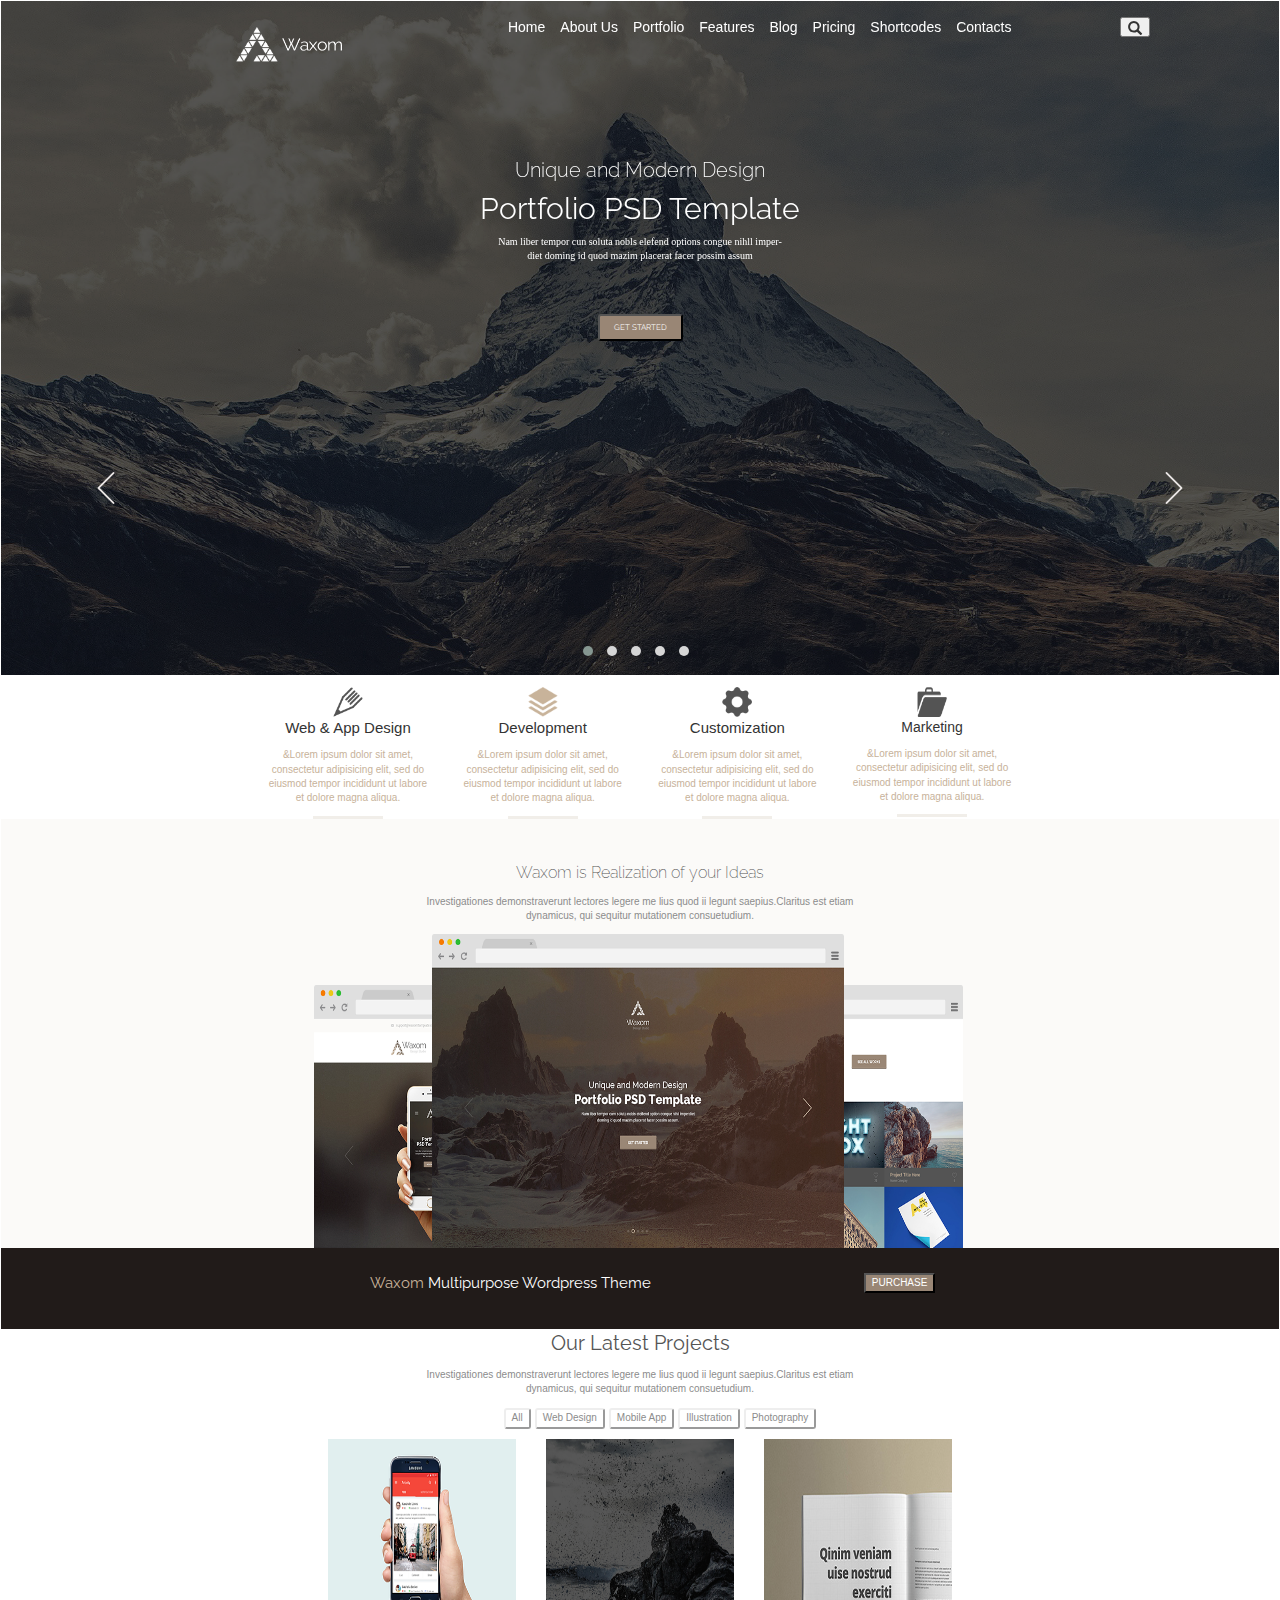
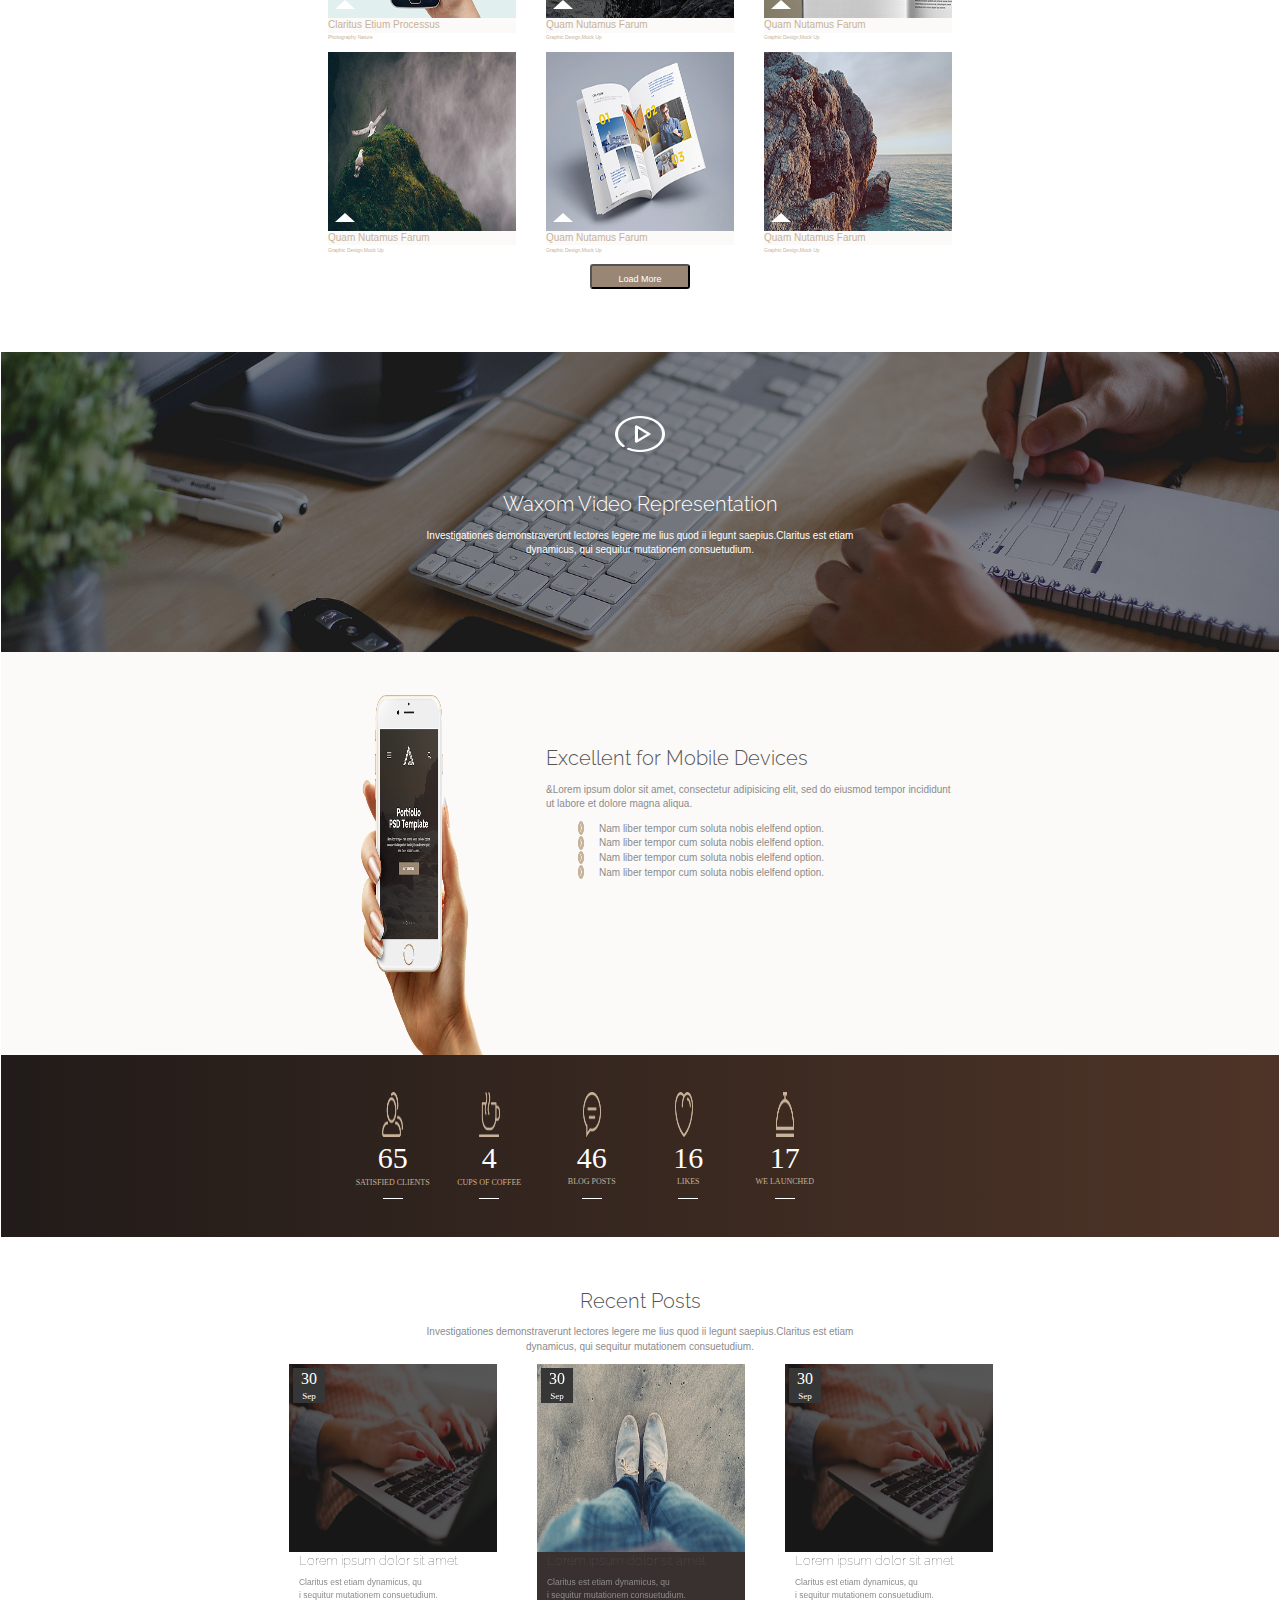
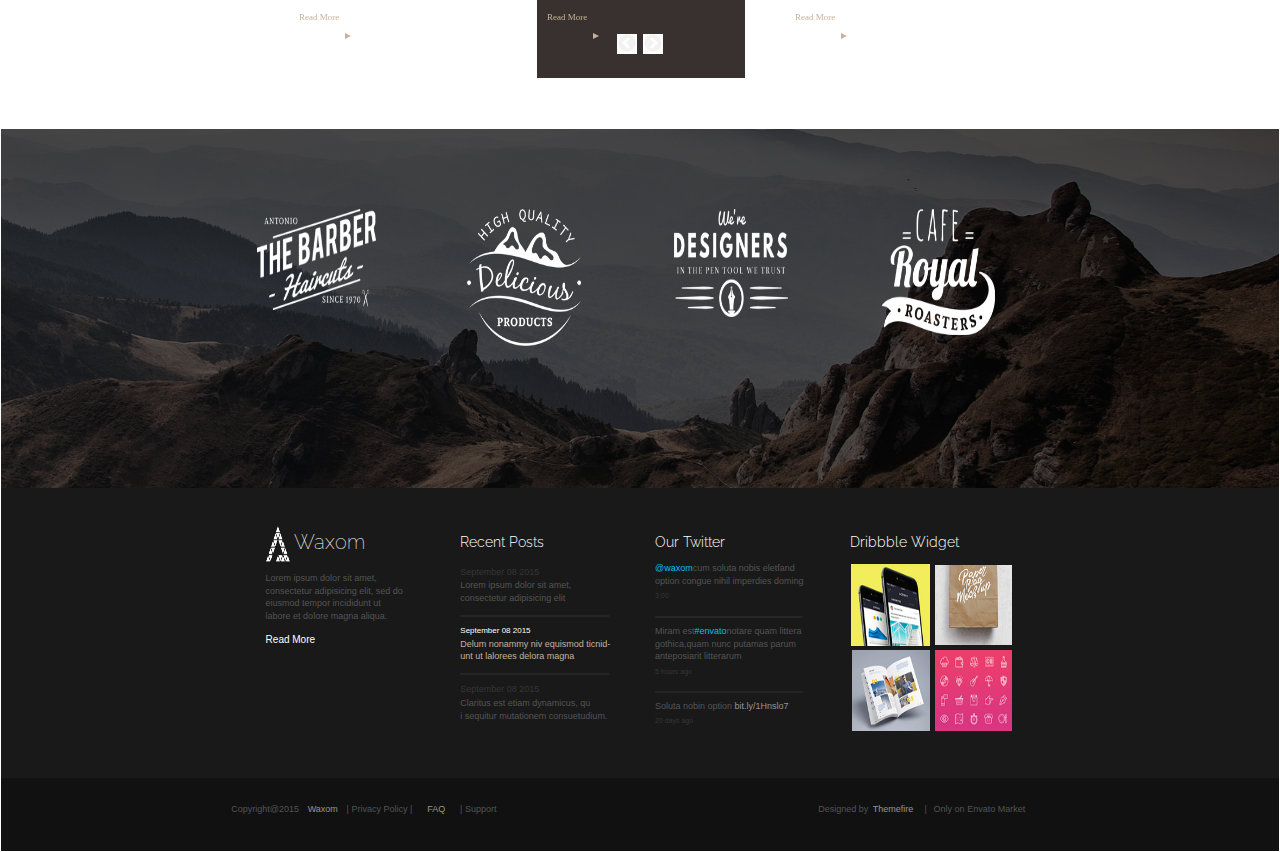
<file: waxom/index.html>
<html>
	<head>
		<meta charset="utf-8">
    	<meta name="viewport" content="width=device-width, initial-scale=1, shrink-to-fit=no">
    	<link href="libraries/bootstrap/css/bootstrap.min.css" rel="stylesheet">
    	<link rel = "stylesheet" type = "text/css" href = "stylesheets/style.css" />
    	<link href='https://fonts.googleapis.com/css?family=Raleway:800' rel='stylesheet' type='text/css'>
      <script src="https://ajax.googleapis.com/ajax/libs/jquery/3.3.1/jquery.min.js"></script>

    	<link rel="stylesheet" type="text/css" href="slick-master/slick/slick.css">
  		<link rel="stylesheet" type="text/css" href="slick-master/slick/slick-theme.css">
      <link rel="stylesheet" href="owl/dist/assets/owl.carousel.css">
      <link rel="stylesheet" href="owl/owl-theme.default.css">
   

		<title> final </title>

	</head>
	<body>
		<header>
			<div class="owl-carousel">
        <div class="container-fluid item1">
          <div class="wrap1">
            <div class="row row1">
              <div class="col-md-4 col-sm-6 col-xs-6 text-center">
                <img class="logo" src="images/logos.png">
                <img class="wax" src="images/Waxom.png">
              </div>
              <div class="col-md-8 col-sm-6 col-sm-6 tect-right navi">
                  <nav class="navbar navbar-expand-lg navbar-transparent bg-transparent ">
                
                        <button class="navbar-toggler" style="width:30px;height:20px" type="button" data-toggle="collapse" data-target="#navbarNav" aria-controls="navbarNav" aria-expanded="false" aria-label="Toggle navigation">
                          <div class="icc"></div>
                          <div class="icc"></div>
                          <div class="icc"></div>
                        </button>

                        <button class="button search" type="submit">
                          <i class="glyphicon glyphicon-search"></i>
                        </button>
                        <div class="collapse navbar-collapse" id="navbarNav">
                            <ul class="navbar-nav">
                              <li class="nav-item active">
                                  <a class="nav-link" href="#">Home <span class="sr-only">(current)</span></a>
                              </li>
                              <li class="nav-item">
                                 <a class="nav-link" href="#">About Us</a>
                              </li>
                              <li class="nav-item">
                                 <a class="nav-link" href="#">Portfolio</a>
                                </li>
                              <li class="nav-item">
                                 <a class="nav-link " href="#">Features</a>
                              </li>
                              <li class="nav-item">
                                 <a class="nav-link " href="#">Blog</a>
                              </li>
                              <li class="nav-item">
                                <a class="nav-link " href="#">Pricing</a>
                              </li>
                              <li class="nav-item">
                               <a class="nav-link " href="#">Shortcodes</a>
                              </li>
                              <li class="nav-item">
                                 <a class="nav-link " href="#">Contacts</a>
                              </li>
                            </ul>
                        </div>
                    </nav>

              </div>
            </div>
              <div class="row row2">
            <div class="col-md-12 col-sm-12 col-xs-12 text-center def">
              <h3>Unique and Modern Design</h3>
            </div>
          </div>
          <div class="row row3">
            <div class="col-md-12 col-sm-12 col-xs-12 text-center">
              <h1 class="port">Portfolio PSD Template</h1>

            </div>
          </div>
          <div class="row row4">
            <div class="col-md-12 col-sm-12 col-xs-12 text-center">
              <p class="t3">Nam liber tempor cun soluta nobls elefend options congue nihll imper-<br>
                      diet doming id quod mazim placerat facer possim assum</p>
              
            </div>
          </div>
          <div class="row row5">
            <div class="col-md-12 col-sm-12 col-xs-12 text-center">
              <button class="get" onclick="scrollWin()">GET STARTED</button>
              
            </div>
          </div>
          </div>
        </div>
        <div class="container-fluid item2"></div>
        <div class="container-fluid item3"></div>
        <div class="container-fluid item4"></div>
        <div class="container-fluid item5"></div>
      </div>
		</header>
		<section class="item">
			<div class="container-fluid">
				<div class="wrap">
					<div class="row row1">
						        <div class="col-md-3 col-sm-6 col-xs-12 text-center overlay" id="con1">
          							<img class="img-responsive pen " class="id="pen" src="images/pen.png">
          							<p class="web urg">Web & App Design</p>
         						    <p class="web1">&Lorem ipsum dolor sit amet, consectetur adipisicing elit, sed do eiusmod
          							tempor incididunt ut labore et dolore magna aliqua.</p>
          							<div id="dash1" class="text-center">
          							</div>
        						</div>
        						<div class="col-md-3 col-sm-6 col-xs-12 text-center overlay" id="con2">
          							<img class="img-responsive pen" id="dev" src="images/book.png">
          							<p class="dev urg">Development</p>
          							<p class="web1">&Lorem ipsum dolor sit amet, consectetur adipisicing elit, sed do eiusmod
          							tempor incididunt ut labore et dolore magna aliqua.</p>
          							<div id="dash1" class="text-center">
          							</div>
        						</div>
        						<div class="col-md-3 col-sm-6 col-xs-12 text-center overlay" id="con3">
         							 <img class="img-responsive pen" id="custom" src="images/noti.png">
         							 <p class="custom urg">Customization</p>
         							 <p class="web1">&Lorem ipsum dolor sit amet, consectetur adipisicing elit, sed do eiusmod
         							 tempor incididunt ut labore et dolore magna aliqua.</p>
         							 <div id="dash1" class="text-center">
         							 </div>
        						</div>
        						<div class="col-md-3 col-sm-6 col-xs-12 text-center overlay" id="con4">
         							 <img class="img-responsive pen" id="mark" src="images/case.png">
         							 <p >Marketing</p>
         							 <p class="web1">&Lorem ipsum dolor sit amet, consectetur adipisicing elit, sed do eiusmod
          								tempor incididunt ut labore et dolore magna aliqua.</p>
          							<div id="dash1" class="text-center">
          							</div>
        						</div>
					</div>
				</div>
			</div>
		</section>
		<section class="waxom">
			<div class="container-fluid">
				<div class="wrap1">
					<div class="row row1">
						<div class="col-md-12 col-sm-12 col-xs-12 text-center">
                       		<p class="wax">Waxom is Realization of your Ideas</p>

						</div>
					</div>
					<div class="row row2">
						<div class="col-md-12 col-sm-12 col-xs-12 text-center">
                       		<p class="inves">Investigationes demonstraverunt lectores legere me lius quod ii legunt saepius.Claritus est etiam<br>        dynamicus, qui sequitur mutationem consuetudium.</p>

						</div>
					</div>
				</div>
			</div>
		</section>
		<section class="car">
			<div class="container-fluid">
				<div class="wrap">
					<img class="centre" src="images/center.png">
					<img class="left" src="images/left.png">
					<img class="right" src="images/right.png">
				</div>
			</div>
		</section>
		<section class="multi">
			<div class="container-fluid">
				<div class="wrap" style="background-color:#211b19 ">
					<div class="row row1">
						<div class="col-md-8 col-sm-12 col-xs-8 text-center">
							<p class="waxom">Waxom <span class="m">Multipurpose Wordpress Theme</span></p>
						</div>
						<div class="col-md-4 col-sm-12 col-xs-4 text-center">
							<button class="purchase">PURCHASE</button>
						</div>
						
						
					</div>
				</div>
				
			</div>
		</section>
		<section class="latest">
			<div class="container-fluid">
				<div class="wrap">
					<div class="row row1">
						<div class="col-md-12 col-sm-12 col-xs-12 text-center">
							<p class="late">Our Latest Projects</p>

						</div>
					</div>
					<div class="row row2">
						<div class="col-md-12 col-sm-12 col-xs-12 text-center">
							<p class="late1">Investigationes demonstraverunt lectores legere me lius quod ii legunt saepius.Claritus est etiam<br>        dynamicus, qui sequitur mutationem consuetudium.</p>

						</div>
					</div>
					<div class="row row3">
						<div class="col-md-12 col-sm-12 col-xs-12 text-center">
							<ul class="list">
								<li><button class="lis" onclick="fun1()">All</button></li>
								<li><button class="lis" onclick="fun2()">Web Design</button></li>
								<li><button class="lis" onclick="fun3()">Mobile App</button></li>
								<li><button class="lis" onclick="fun4()">Illustration</button></li>
								<li><button class="lis" onclick="fun5()">Photography</button></li>

							</ul>
						</div>
					</div>
					<div class="row row4">
       					 <div class="col-md-4 col-sm-4 col-xs-12 text-centre pic">
          					<div>
                      <img class="pici" id="suma1" src="images/photo1.png">
                    </div>
                    <div class="triangle1"></div>
         				    <p class="pisi1">Claritus Etium Processus</p>
         				    <p class="pisi"> Photography Nature</p>
        				 </div>
        				<div class="col-md-4 col-sm-4 col-xs-12 text-centre pic">
          					<img class="pici" id="suma2" src="images/photo2.png">
                    <div class="triangle"></div>
          					<p class="pisi1">Quam Nutamus Farum</p>
          					<p class="pisi">Graphic Design,Mock Up</p>
        				</div>
        				<div class="col-md-4 col-sm-4 col-xs-12 text-centre pic">
         					  <img class="pici" id="suma3" src="images/photo3.png">
                    <div class="triangle"></div>
          					<p class="pisi1">Quam Nutamus Farum</p>
          					<p class="pisi">Graphic Design,Mock Up</p>
        				</div>
      				</div>
      			    <div class="row row9">
        				<div class="col-md-4 col-sm-4 col-xs-12 text-centre pic">
          					<img class="pici" id="suma4" src="images/photo4.png">
                    <div class="triangle"></div>
          					<p class="pisi1">Quam Nutamus Farum</p>
          					<p class="pisi">Graphic Design,Mock Up</p>
        				</div>
        				<div class="col-md-4 col-sm-4 col-xs-12 text-centre pic">
         					<img class="pici" id="suma5" src="images/photo5.png">
                  <div class="triangle"></div>
         					<p class="pisi1">Quam Nutamus Farum</p>
          					<p class="pisi">Graphic Design,Mock Up</p>
        					</div>
        				<div class="col-md-4 col-sm-4  col-xs-12 text-centre pic">

          					<img class="pici cst" id="suma6" src="images/photo6.png">
                    <div class="triangle"></div>
          					<p class="pisi1 ">Quam Nutamus Farum</p>
         				    <p class="pisi ">Graphic Design,Mock Up</p>
        				</div>

      				</div>
      				<div class="row row12">
        				<div class="col-md-12 col-sm-12 col-xs-12 text-center">
          					<button class="but" onclick="scrollWin1()">Load More</button>
        				</div>
      				</div>
				</div>
			</div>
		</section>
        <section class="video">
        	<div class="container-fluid">
        		<div class="wrap">
        			<div class="row row1"> 
        				<div class="col-md-12 col-sm-12 col-xs-12 text-center vid">
        					<img class="v" src="images/icon-play.png">
        				</div>
        			</div>
        			<div class="row row2"> 
        				<div class="col-md-12 col-sm-12 col-xs-12 text-center wax ">
        					<p class="waxom">Waxom Video Representation</p>
        					<p class="sub">Investigationes demonstraverunt lectores legere me lius quod ii legunt saepius.Claritus est etiam<br>        dynamicus, qui sequitur mutationem consuetudium.</p>
        				</div>
        			</div>
        		</div>
        	</div>
        </section>
        <section class="phone">
        	<div class="container-fluid">
        		<div class="wrap">
        			<div class="row row1">
        				<div class="col-md-4 col-sm-12 col-xs-12 text-center">
        					<img class="pn" src="images/iphone.png">
        				</div>
                 <div class="col-md-8 col-sm-12 col-xs-12 text-left">
        					 <p class="exel">Excellent for Mobile Devices</p>
        					 <p class="bul">&Lorem ipsum dolor sit amet, consectetur adipisicing elit, sed do eiusmod
          						tempor incididunt ut labore et dolore magna aliqua.</p>
       					    <p class="hl"><img class="ar" src="images/01.png"><span class="bulet">Nam liber tempor cum soluta nobis elelfend option.</span><br>
       					    <img class="ar" src="images/01.png"><span class="bulet">Nam liber tempor cum soluta nobis elelfend option.</span><br>
       					    <img class="ar" src="images/01.png"><span class="bulet">Nam liber tempor cum soluta nobis elelfend option.</span><br>
       					    <img class="ar" src="images/01.png"><span class="bulet">Nam liber tempor cum soluta nobis elelfend option.</span><br></p>
        				</div>

        			</div>
        		</div>
        	</div>
        </section>
        <section class="banner">
        	<div class="container-fluid">
        		<div class="wrap">
        			<div class="row row1">
        				<div class="col-md-2 col-sm-2 col-xs-12 text-center def">
                  <img class="icon1" src="images/icon1.png">
                  <p class="pr">3587</p>
                  <p class="pr1 ">SATISFIED CLIENTS</p>
                  <div class="dash"></div>

        				</div>
                
                
                <div class="col-md-2 col-sm-2 col-xs-12 text-center def">
                  <img class="icon1" src="images/icon2.png">
                  <p class="pr">205</p>
                  <p class="pr1">CUPS OF COFFEE</p>
                  <div class="dash"></div>

                </div>
                <div class="col-md-2 col-sm-2 col-xs-12 text-center">
                  <img class="icon1" src="images/icon3.png">
                  <p class="pr">2500</p>
                  <p class="pr1">BLOG POSTS</p>
                  <div class="dash"></div>

                </div>
                <div class="col-md-2 col-sm-2 col-xs-12 text-centre">
                  <img class="icon4" src="images/icon4.png">
                  <p class="pr">873</p>
                  <p class="pr1">LIKES</p>
                  <div class="dash"></div>

                </div>
                <div class="col-md-2 col-sm-2 col-xs-12 text-center">
                  <img class="icon1" src="images/icon5.png">
                  <p class="pr">900</p>
                  <p class="pr1">WE LAUNCHED</p>
                  <div class="dash"></div>

                </div>

        			</div>
        		</div>
        	</div>
        </section>
        <section class="recent">
        	<div class="container-fluid">
        		<div class="wrap">
        			<div class="row row1">
        				<div class="col-md-12 col-sm-12 col-xs-12 text-center">
        					<p class="post">Recent Posts</p>
        				</div>
        			</div>
        			<div class="row row2">
        				<div class="col-md-12 col-sm-12 col-xs-12 text-center">
        					<p class="post1">Investigationes demonstraverunt lectores legere me lius quod ii legunt saepius.Claritus est etiam<br>        dynamicus, qui sequitur mutationem consuetudium.</p>
        				</div>
        			</div>
        		</div>
        	</div>
        </section>
        <section class="animate">
        	<div class="container-fluid">
        		<div class="row row1">
        			<div class="slic">
        				<div class="slicitem">
        					<div class="dat">
                    <img class="an" src="images/photo10.png">
                    <p class="dead">30<br><span class="spt"> Sep</span></p>

                  </div>
        					<p class="txt">Lorem ipsum dolor sit amet</p>
        					<p class="sub"> Claritus est etiam dynamicus, qu<br>i sequitur mutationem consuetudium.</p>
                  <p class="rm">Read More</p>
                  <div class="arr"></div>

        				</div>
        				<div class="slicitem">
                  <div class="dat">
                    <img class="an" src="images/photo11.png">
                    <p class="dead">30<br><span class="spt"> Sep</span></p>


                  </div>
        					<p class="txt">Lorem ipsum dolor sit amet</p>
        					<p class="sub"> Claritus est etiam dynamicus, qu<br>i sequitur mutationem consuetudium.</p>
                  <p class="rm">Read More</p>
                  <div class="arr"></div>
        				</div>
        				<div class="slicitem">
                  <div class="dat">
                    <img class="an" src="images/photo13.png">
                    <p class="dead">30<br><span class="spt"> Sep</span></p>

                  </div>
        					<p class="txt">Lorem ipsum dolor sit amet</p>
        					<p class="sub"> Claritus est etiam dynamicus, qu<br>i sequitur mutationem consuetudium.</p>
                  <p class="rm">Read More</p>
                  <div class="arr"></div>
        				</div>
        				<div class="slicitem">
                  <div class="dat">
                    <img class="an" src="images/photo11.png">
                    <p class="dead">30<br><span class="spt"> Sep</span></p>

                  </div>
        					<p class="txt">Lorem ipsum dolor sit amet</p>
        					<p class="sub"> Claritus est etiam dynamicus, qu<br>i sequitur mutationem consuetudium.</p>
                  <p class="rm">Read More </p>
                  <div class="arr"></div>
                  
        				</div>
        			</div>
        		</div>
        	</div>
        </section>
        <section class="log">
        	<div class="container-fluid lol">
        		<div class="wrap">
        			<div class="row row1">
        				<div class="col-md-3 col-sm-6 col-xs-12 text-center">
        					<img class="foot1" src="images/logo-01.png">
        				</div>
        				<div class="col-md-3 col-sm-6 col-xs-12 text-center">
        					<img class="foot2" src="images/logo-02.png">
        				</div>
        				<div class="col-md-3 col-sm-6 col-xs-12 text-center">
        					<img class="foot3" src="images/logo-03.png">
        				</div>
        				<div class="col-md-3 col-sm-6 col-xs-12 text-center">
        					<img class="foot4" src="images/logo-04.png">
        				</div>
        			</div>
        		</div>
        	</div>
        </section>
        <footer>
        	<div class="container-fluid">
        		<div class="wrap">
        			<div class="row row1">
        				<div class="col-md-3 col-sm-6 col-xs-6 text-center">
        				  <p class="wax"><img class="logo" src="images/logos.png"> Waxom</p>
        				  <p class="txt">Lorem ipsum dolor sit amet,<br> consectetur adipisicing elit, sed do<br> eiusmod
          							tempor incididunt ut<br> labore et dolore magna aliqua.</p>
                  <p class="read">Read More</p>

        				</div>
                <div class="col-md-3 col-sm-6 col-xs-6 text-center">
                  <p class="rec">Recent Posts</p>
                  <p class="se">September 08 2015</p>
                  <p class="lor">Lorem ipsum dolor sit amet,<br> consectetur adipisicing elit</p>
                  <div class="dash"></div>
                  <p class="sep1">September 08 2015</p>
                  <p class="dele">Delum nonammy niv equismod ticnid-<br>unt ut lalorees delora magna</p>
                  <div class="dash"></div>
                  <p class="sep">September 08 2015</p>
                  <p class="lor">Claritus est etiam dynamicus, qu<br>i sequitur mutationem consuetudium.</p>
                </div>
                <div class="col-md-3 col-sm-6 col-xs-6 text-center">
                  <p class="tw">Our Twitter</p>
                  <p class="wa"><span style="color:#00bff3">@waxom</span>cum soluta nobis eletfand<br>option congue nihil imperdies doming</p>
                  <p class="tm">3:00</p>
                  <div class="dash"></div>
                  <p class="mir">Miram est<span style="color:#00bff3">#envato</span>notare quam littera<br>gothica,quam nunc putamas parum<br>anteposiarit litterarum</p>
                  <p class="tm">5 hours ago</p>
                  <div class="dash"></div>
                  <p class="sol">Soluta nobin option <span style="color:  #959595">bit.ly/1Hnslo7</span>
                  <p class="tm">20 days ago</p>

                </div>
                <div class="col-md-3 col-sm-6 col-xs-6 text-center">
                  <p class="rec">Dribbble Widget</p>
                  <div class="dr">
                    <div class="dm1">
                    <img class="dri" src="images/photo20.png">
                    </div>
                    <div class="dm2">
                    <img class="dri" src="images/photo21.png">
                    </div>
                    <div class="dm3">
                    <img class="dri" src="images/photo22.png">
                    </div>
                    <div class="dm4">
                    <img class="dri" src="images/photo23.png">
                    </div>

                  </div>
                </div>
        			</div>
        		</div>
        	</div>
        </footer>
        <section class="copy">
          <div class="container-fluid">
            <div class="wrap">
              <div class="row row1">
                <div class="col-md-7 col-sm-7 col-xs-12 text-center">
                    <p class="right">  Copyright@2015  <span style="color:  #959595;padding: 1%
                    ">Waxom</span> |                 Privacy Policy              |  <span style="color:  #959595;padding:2%;
                    ">  FAQ  </span> |   Support   </p>
                </div>
                <div class="col-md-5 col-sm-5 col-xs-12 text-center">
                  <p class="right">Designed by<span style="color: #959595;padding: 1%">Themefire</span><span style="padding:1%"> | </span>Only on Envato Market</p>
                </div>
              </div>
            </div>
          </div>
        </section>
	<script type="text/javascript" src="//code.jquery.com/jquery-1.11.0.min.js"></script>
	<script type="text/javascript" src="libraries/bootstrap/js/bootstrap.js"></script>
	<script src="https://code.jquery.com/jquery-2.2.0.min.js" type="text/javascript"></script>
	<script src="slick-master/slick/slick.js" type="text/javascript" charset="utf-8"></script>
	<script type="text/javascript">
		$(document).on('ready', function() {
        $(".slic").slick({
        dots: false,
        infinite: true,
        centerMode: true,
        centerPadding: '12px',
        responsive: [
        {
      breakpoint: 2048,
      settings: {
        slidesToShow: 3,
        slidesToScroll: 1,
        infinite: true,
        
      }
    },
    {
      breakpoint: 1024,
      settings: {
        slidesToShow: 3,
        slidesToScroll: 1,
        infinite: true,
        
      }
    },
    {
      breakpoint: 600,
      settings: {
        slidesToShow: 2,
        slidesToScroll: 1
      }
    },
    {
      breakpoint: 480,
      settings: {
        slidesToShow: 1,
        slidesToScroll: 1
      }
    }
    // You can unslick at a given breakpoint now by adding:
    // settings: "unslick"
    // instead of a settings object
  ]
      });
      
    });
				
	</script>
  <script src="owl/owl.carousel.min.js"></script>
  <script type="text/javascript">
    $(document).on('ready', function() {
        $(".owl-carousel").owlCarousel({
    loop:true,
    margin:0,
    nav:true,
    center:true,
    autoplay:false,
    navText:false,

    slideBy:1,
    navClass:["custom1","custom2"],

    
    responsive:{
        0:{
            items:1
        },
        600:{
            items:1
        },
        1000:{
            items:1
        }
    }
});
      
    });
        
  </script>
  <script>
  function scrollWin() {
    window.scrollTo(0, 680);
}
function scrollWin1(){
  window.scrollTo(0,1550);
}
  </script>
  <script>
    function isScrolledIntoView(elem)
{
    var docViewTop = $(window).scrollTop();
    var docViewBottom = docViewTop + $(window).height();

    var elemTop = $(elem).offset().top;
    var elemBottom = elemTop + $(elem).height();

    return ((elemBottom <= docViewBottom) && (elemTop >= docViewTop));
}
  </script>
  <script>
  if(isScrolledIntoView('.banner'))
  {
    $('.pr').each(function () {
    $(this).prop('Counter',0).animate({
        Counter: $(this).text()
    }, {
        duration: 10000,
        easing: 'swing',
        step: function (now) {
            $(this).text(Math.ceil(now));
        }
    });
})

  }
    
  </script>
 <script>
 function fun1()
 {
  document.getElementById("suma1").src="images/photo2.png";
  document.getElementById("suma2").src="images/photo3.png";
  document.getElementById("suma3").src="images/photo4.png";
  document.getElementById("suma4").src="images/photo5.png";
  document.getElementById("suma5").src="images/photo6.png";
  document.getElementById("suma6").src="images/photo1.png";
 }
 function fun2()
 {
  document.getElementById("suma1").src="images/photo3.png";
  document.getElementById("suma2").src="images/photo4.png";
  document.getElementById("suma3").src="images/photo5.png";
  document.getElementById("suma4").src="images/photo6.png";
  document.getElementById("suma5").src="images/photo1.png";
  document.getElementById("suma6").src="images/photo2.png";
 }
 function fun3()
 {
  document.getElementById("suma1").src="images/photo4.png";
  document.getElementById("suma2").src="images/photo5.png";
  document.getElementById("suma3").src="images/photo6.png";
  document.getElementById("suma4").src="images/photo1.png";
  document.getElementById("suma5").src="images/photo2.png";
  document.getElementById("suma6").src="images/photo3.png";
 }
 function fun4()
 {
  document.getElementById("suma1").src="images/photo5.png";
  document.getElementById("suma2").src="images/photo6.png";
  document.getElementById("suma3").src="images/photo1.png";
  document.getElementById("suma4").src="images/photo2.png";
  document.getElementById("suma5").src="images/photo3.png";
  document.getElementById("suma6").src="images/photo4.png";
 }
 function fun5()
 {
  document.getElementById("suma1").src="images/photo6.png";
  document.getElementById("suma2").src="images/photo1.png";
  document.getElementById("suma3").src="images/photo2.png";
  document.getElementById("suma4").src="images/photo3.png";
  document.getElementById("suma5").src="images/photo4.png";
  document.getElementById("suma6").src="images/photo5.png";
 }
 </script>

	</body>
</html>
</file>
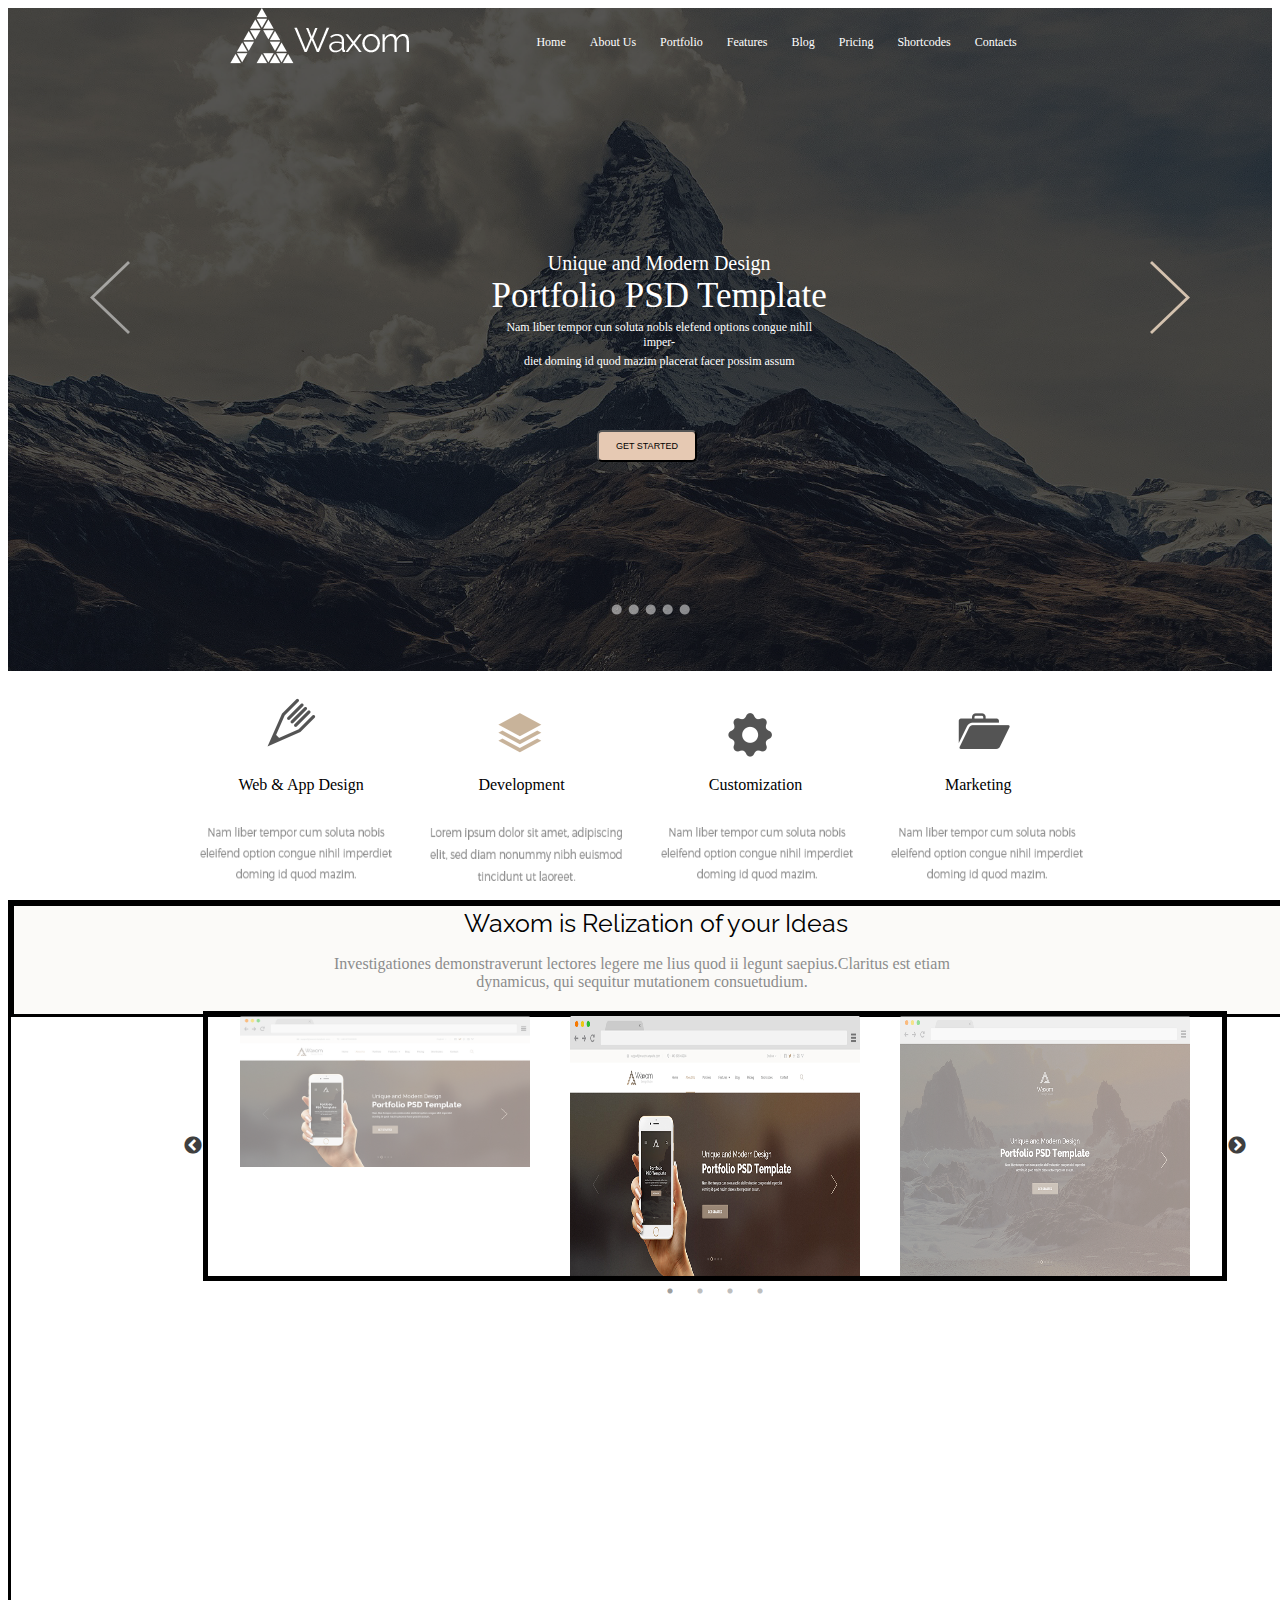
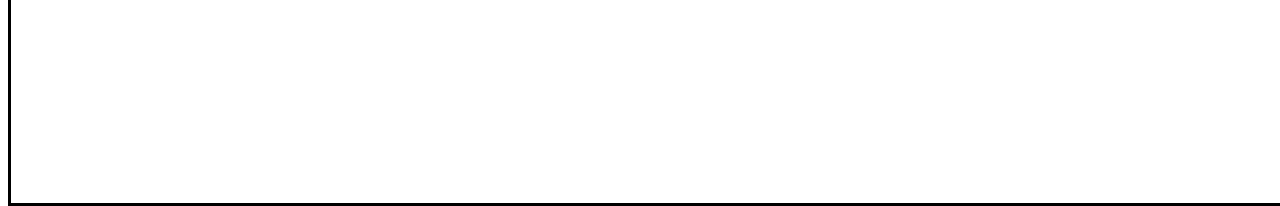
<file: waxom/images/index.html>
<html>
 <head>
 	<title>first_page</title>
 	<meta charset="UTF-8">
  <link rel="stylesheet" type="text/css" href="slick-master/slick/slick.css">
  <link rel="stylesheet" type="text/css" href="slick-master/slick/slick-theme.css">
  <link rel="stylesheet" type="text/css" href="//fonts.googleapis.com/css?family=Raleway" />
	<style> 
#le{
	position:absolute;
	width:140;
	height:100%;

}
#ce{
	position:absolute;
	width:140;
	height:100%;
}
#ri{
	position:absolute;
	
	height:100%;
}
#left{
	width:100%;
	height:100%;
}
#right{
	width:140%;
	height:100%;
}
#center{
	width:100%;
	height:100%;
}

.slider {
        width: 50%;
        margin: 100px auto;
    }

    .slick-slide {
      margin: 0px 20px;
    }

    .slick-slide img {
      width: 100%;
    }

    .slick-prev:before,
    .slick-next:before {
      color: black;
    }


    .slick-slide {
      transition: all ease-in-out .3s;
      opacity: .2;
    }
    
    .slick-active {
      opacity: .5;
    }

    .slick-current {
      opacity: 1;
    }
.slic{
	background-color: none;
	position:absolute;
	top:12%;
	left:15%;
	width:80%;
	height:30%;
	
	border:5px,solid,black;
}
p.wax1{
	position:absolute;
	top:45%;
	left:25%;
	text-align:  center;
	font-family: Montserrat;
    color:  #8c8c8c;
    padding:0px;
    margin:0px;
}
#page2{
	width:100%;
	height:100%;
	position:absolute;
	top:100%;
	border-color:black;
	border-size:5px;
	border-style: solid;
}
#in2{
	background-color:  #fbfaf8;
	margin:0px;
	padding:0px;
	position:absolute;
	width:100%;
	height:12%;
	border-color:black;
	border-size:2px;
	border-style: solid;

}
p.wax{
	position:absolute;
	top:0%;
	left:35%;
	font-size:25px;
	font-family:'Raleway';
	margin:2px;
	padding:0px;

}
#dash1{
	background-color:  #f1eee9;
    width: 70px;
    height: 3px;
	position:absolute;

	left:33%;
	top:95%;
}
#dash2{
	background-color:  #f1eee9;
    width: 70px;
    height: 3px;
	position:absolute;

	left:33%;
	top:95%;
}
#dash3{
	background-color:  #f1eee9;
    width: 70px;
    height: 3px;
	position:absolute;

	left:33%;
	top:95%;
}
#dash4{
	background-color:  #f1eee9;
    width: 70px;
    height: 3px;
	position:absolute;

	left:33%;
	top:95%;
}
#con4{
background-color:none;
width:15%;
height:80%;
position:absolute;
left:69%;
top:25%;
}
#mark{
	position:absolute;
	left:35%;
	top:7%;
}
p.mark{
	position:absolute;
	top:29%;
	left:28%;
}
#mark1{
	position:absolute;
	top:60%;
	width:100%;
	height:25%;
}
#con3{
background-color:none;
width:15%;
height:80%;
position:absolute;
left:51%;
top:25%;

}
#custom1{
	position:absolute;
	top:60%;
	width:100%;
	height:25%;
}
p.custom{
	position:absolute;
	top:29%;
	left:25%;

}
#custom{
	position:absolute;
	left:35%;
	top:7%;
}
p.dev{
	position:absolute;
	top:29%;
	left:25%;
}
#dev{
	position:absolute;
	left:35%;
	top:7%;
}
#dev1{
	position:absolute;
	top:60%;
	width:100%;
	height:25%;
}
	
#con2{
background-color:none;
width:15%;
height:80%;
position:absolute;
left:33%;
top:25%;
}
#pen1{
position:absolute;
top:60%;
width:100%;
height:25%;
}
p.web{
position:absolute;
left:20%;
top:29%;
}
#pen{
position:absolute;
left:35%;
}
#con1{
background-color:none;
width:15%;
height:80%;
position:absolute;
left:15%;
top:25%;
}

#foot1{
background-color:none;
position:absolute;
width:100%;
height:30%;
top:70%;
}
#put{
position:absolute;
top: 65%;
left:44.5%;
}
li.pu{
display: inline;
padding: 1px;
}
#s1{
position:absolute;
top:29%;
left:7%;}
#s2{
position: absolute;
top:29%;
right:7%;
}
button.get{
position:absolute;
left:32%;
width:100px;
height:32px;
top:66%;
font-size:9px;
font-style:bold;
background-color:rgb(230, 201, 179);
border-radius:5px;
}
p.t1{
text-align: center;
font-size:20px;
color: white;
margin:0px;
}	
p.t2{
text-align:center;
font-size:35px;
color:white;
margin:1px;
}
p.t3{
text-align:center;
font-size:12px;
color:white;
margin:4px;
}
#text1{
background-color:none;
width:27%;
height:30%;
position:absolute;
top:28%;
left:38%;
text-align: centre:
color: yellow;
}
#menu{

position:absolute;
top:1%;
left:38%;
}
li{
color: white;
font-size:12px;
display: inline-block;
padding:10px;
}
#main{
height:100%;
width:100%;
}
#bg {
height:75%;
width:100%;
background-image: url("grid.png");
background-repeat: no-repeat;
background-size :100% 100%;
}
#logos{
position: absolute;
left:18%
}
#wx{
position: absolute;
left:23%;
top:3%;
height:26px;
width:115px;
}
	</style>
 </head>
 <body> 
 
 	<div id="bg">
	 <img id="wx" src="Waxom.png">
	 <img id="logos" src="logos.png">
	 <img id="s1" src="slider1.png">
	 <img id="s2" src="slider2.png">
	
	 <ul id="menu">
	   <li>Home  </li>
	   <li>About Us  </li>
	   <li>Portfolio  </li>
	   <li>Features  </li>
	   <li>Blog  </li>
	   <li>Pricing  </li>
	   <li>Shortcodes  </li>
	   <li>Contacts</li>
	 </ul>
	 <ul id="put">
	  <li class="pu"><img src="putki1.png"></li>
	  <li class="pu"><img src="putki1.png"></li>
	  <li class="pu"><img src="putki1.png"></li>
	  <li class="pu"><img src="putki1.png"></li>
	  <li class="pu"><img src="putki1.png"></li>
	 </ul>
	 <div id="text1">
	  <p class="t1">Unique and Modern Design</p>
	  <p class="t2">Portfolio PSD Template</p>
	  <p class="t3">Nam liber tempor cun soluta nobls elefend options congue nihll imper-</p>
	  <p class="t3">diet doming id quod mazim placerat facer possim assum</p>
	  <button class="get">GET STARTED</button>
	
	 </div>
	
	</div>
	<div id="foot1">
	 <div id="con1">
	  <img id="pen" src="pen.png">
	  <p class="web">Web & App Design</p>
	  <img id="pen1" src="tt1.png">
	  <div id="dash1">
	  </div>
	 </div>
	 <div id="con2">
	  <img id="dev" src="book.png">
	  <p class="dev">Development</p>
	  <img id="dev1" src="tt2.png">
	  <div id="dash2">
	  </div>

	 </div>
	 <div id="con3">
	  <img id="custom" src="noti.png">
	  <p class="custom">Customization</p>
      <img id="custom1" src="tt3.png">
      <div id="dash1">
	  </div>
	 </div>
	 <div id="con4">
	  <img id="mark" src="case.png">
	  <p class="mark">Marketing</p>
	  <img id="mark1" src="tt4.png">
	  <div id="dash1">
	  </div>
	 </div>
	
	</div>
	<div id="page2">
    	<div id="in2">
    		<p class="wax">Waxom is Relization of your Ideas</p>
    		<p class="wax1">Investigationes demonstraverunt lectores legere me lius quod ii legunt saepius.Claritus est etiam<br>        dynamicus, qui sequitur mutationem consuetudium.</p>
    	</div>
    	<section class="slic">
        	<div id="le"><img id="left" src="left.png"></div>
        	<div id="ce"><img id="center" src="center.png"></div>
        	<div id="ri"><img id="right" src="right.png"></div>
        	<div id="le"><img id="left" src="left.png"></div>


    	</section>
	</div>

<script src="https://code.jquery.com/jquery-2.2.0.min.js" type="text/javascript"></script>
<script src="slick-master/slick/slick.js" type="text/javascript" charset="utf-8"></script>
<script type="text/javascript">
	$(document).on('ready', function() {
      
     
      
      
     
      
 $(".slic").slick({
        dots: true,
        infinite: true,
        centerMode: true,
        centerPadding: '12px',
        slidesToShow: 3,
        slidesToScroll: 1
      });
      
    });
				
</script>

 </body>
 </html>
</file>
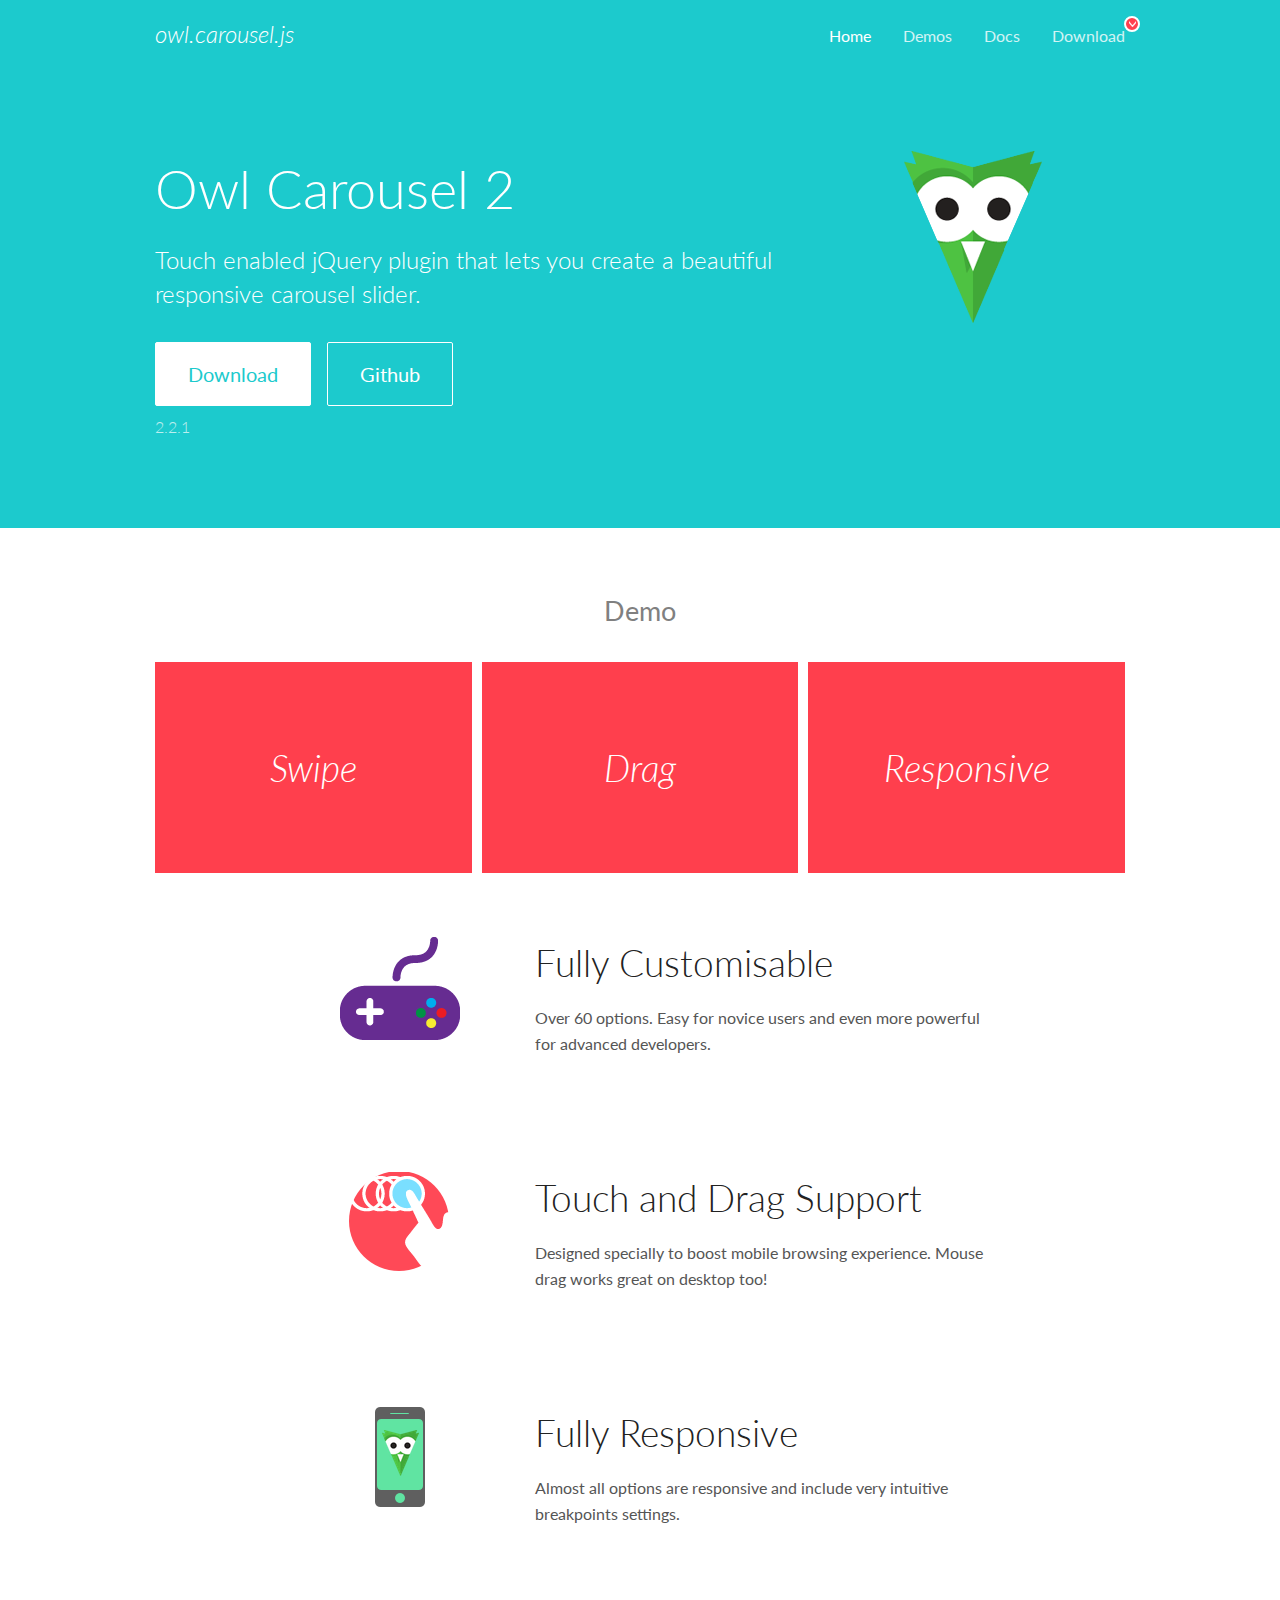
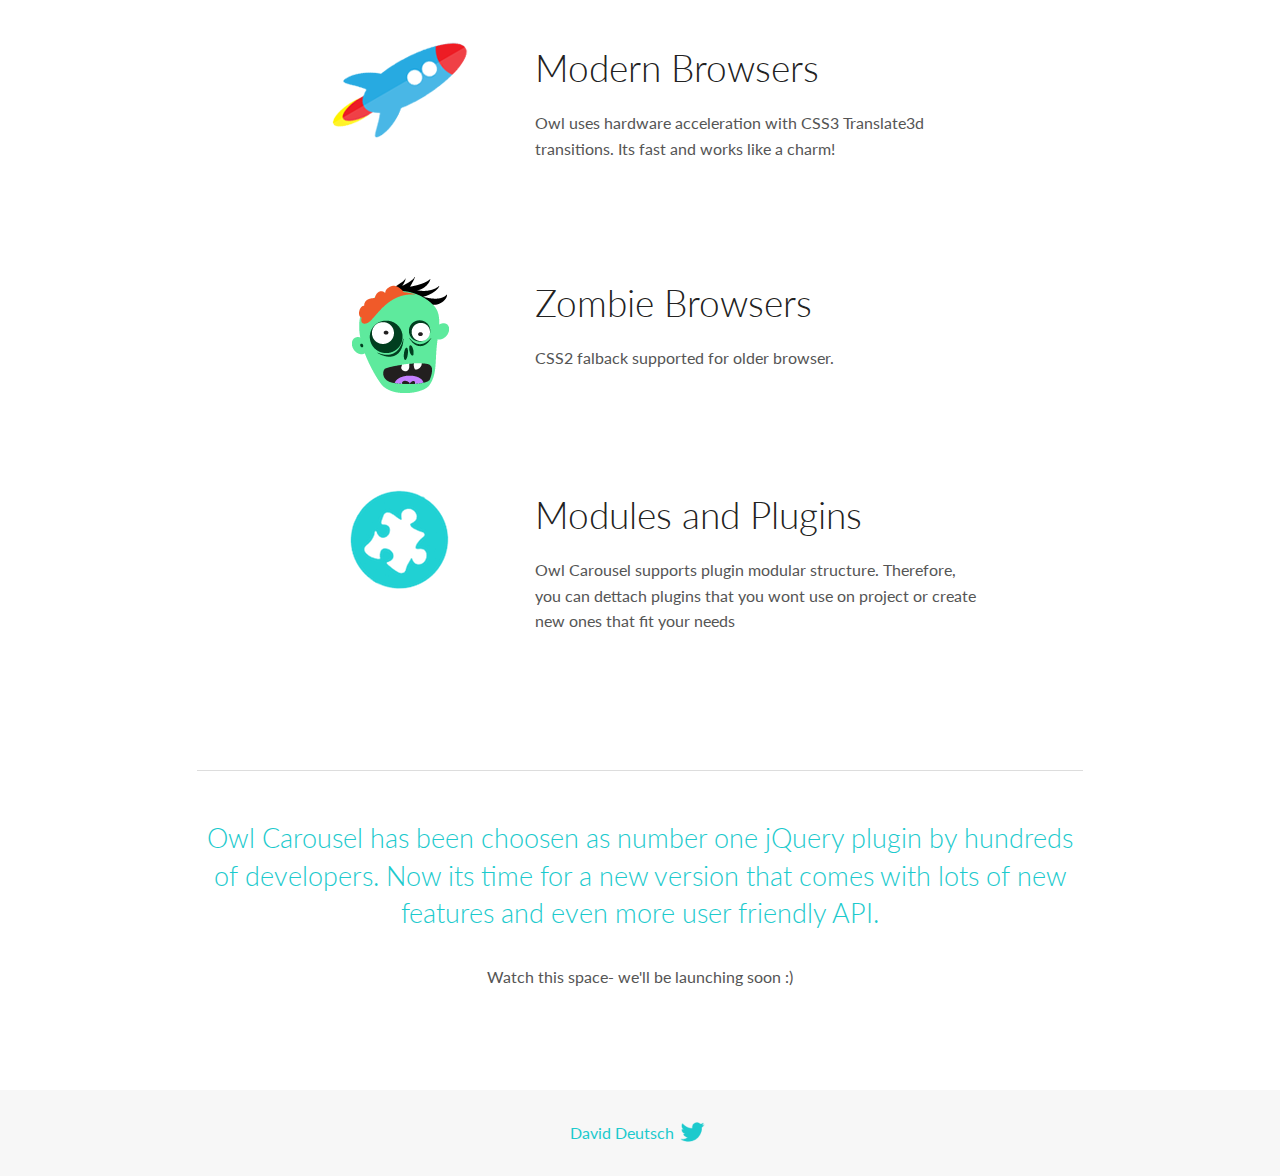
<file: waxom/owl/docs/index.html>
<!DOCTYPE html>
<html lang="en">
  <head>

    <!-- head -->
    <meta charset="utf-8">
    <meta name="msapplication-tap-highlight" content="no" />
    <meta name="viewport" content="width=device-width, initial-scale=1.0" />
    <meta name="description" content="Touch enabled jQuery plugin that lets you create beautiful responsive carousel slider.">
    <meta name="author" content="David Deutsch">
    <title>
      Home | Owl Carousel | 2.2.1
    </title>

    <!-- Stylesheets -->
    <link href='https://fonts.googleapis.com/css?family=Lato:300,400,700,400italic,300italic' rel='stylesheet' type='text/css'>
    <link rel="stylesheet" href="assets/css/docs.theme.min.css">

    <!-- Owl Stylesheets -->
    <link rel="stylesheet" href="assets/owlcarousel/assets/owl.carousel.min.css">
    <link rel="stylesheet" href="assets/owlcarousel/assets/owl.theme.default.min.css">

    <!-- HTML5 shim and Respond.js IE8 support of HTML5 elements and media queries -->

    <!--[if lt IE 9]>
      <script src="https://oss.maxcdn.com/libs/html5shiv/3.7.0/html5shiv.js"></script>
      <script src="https://oss.maxcdn.com/libs/respond.js/1.3.0/respond.min.js"></script>
    <![endif]-->

    <!-- Favicons -->
    <link rel="apple-touch-icon-precomposed" sizes="144x144" href="assets/ico/apple-touch-icon-144-precomposed.png">
    <link rel="shortcut icon" href="assets/ico/favicon.png">
    <link rel="shortcut icon" href="favicon.ico">

    <!-- Yeah i know js should not be in header. Its required for demos.-->

    <!-- javascript -->
    <script src="assets/vendors/jquery.min.js"></script>
    <script src="assets/owlcarousel/owl.carousel.js"></script>
  </head>
  <body>

    <!-- header -->
    <header class="header">
      <div class="row">
        <div class="large-12 columns">
          <div class="brand left">
            <h3>
              <a href="/OwlCarousel2/">owl.carousel.js</a> 
            </h3>
          </div>
          <a id="toggle-nav" class="right">
            <span></span> <span></span> <span></span> 
          </a> 
          <div class="nav-bar">
            <ul class="clearfix">
              <li class="active">
                <a href="/OwlCarousel2/index.html">Home</a> 
              </li>
              <li> <a href="/OwlCarousel2/demos/demos.html">Demos</a>  </li>
              <li> <a href="/OwlCarousel2/docs/started-welcome.html">Docs</a>  </li>
              <li>
                <a href="https://github.com/OwlCarousel2/OwlCarousel2/archive/2.2.1.zip">Download</a> 
                <span class="download"></span> 
              </li>
            </ul>
          </div>
        </div>
      </div>
    </header>

    <!-- home panel -->
    <section id="hero">
      <div class="row">
        <div class="large-8 medium-8 columns">
          <h1>Owl Carousel 2</h1>
          <h4>Touch enabled jQuery plugin that lets you create a beautiful responsive carousel slider.</h4>
          <a href="https://github.com/OwlCarousel2/OwlCarousel2/archive/2.2.1.zip" class="hero-button">Download</a> 
          <a href="https://github.com/OwlCarousel2/OwlCarousel2" class="hero-button outline">Github</a> 
          <p>2.2.1</p>
        </div>
        <div class="large-4 medium-4 columns">
          <img class="owl-logo" src="assets/img/owl-logo.png" alt="mr. Owl">
        </div>
      </div>
    </section>

    <!-- body -->
    <div class="home-demo">
      <div class="row">
        <div class="large-12 columns">
          <h3>Demo</h3>
          <div class="owl-carousel">
            <div class="item">
              <h2>Swipe</h2>
            </div>
            <div class="item">
              <h2>Drag</h2>
            </div>
            <div class="item">
              <h2>Responsive</h2>
            </div>
            <div class="item">
              <h2>CSS3</h2>
            </div>
            <div class="item">
              <h2>Fast</h2>
            </div>
            <div class="item">
              <h2>Easy</h2>
            </div>
            <div class="item">
              <h2>Free</h2>
            </div>
            <div class="item">
              <h2>Upgradable</h2>
            </div>
            <div class="item">
              <h2>Tons of options</h2>
            </div>
            <div class="item">
              <h2>Infinity</h2>
            </div>
            <div class="item">
              <h2>Auto Width</h2>
            </div>
          </div>
        </div>
      </div>
    </div>
    <script>
      var owl = $('.owl-carousel');
      owl.owlCarousel({
        margin: 10,
        loop: true,
        responsive: {
          0: {
            items: 1
          },
          600: {
            items: 2
          },
          1000: {
            items: 3
          }
        }
      })
    </script>

    <!-- features -->
    <div id="features">
      <div class="row">
        <div class="small-12 medium-9 small-centered columns">
          <section class="row feature">
            <div class="medium-4 small-12 columns">
              <img src="assets/img/feature-options.png" alt="">
            </div>
            <div class="medium-8 small-12 columns">
              <h2>Fully Customisable</h2>
              <p>Over 60 options. Easy for novice users and even more powerful for advanced developers.</p>
            </div>
          </section>
          <section class="row feature">
            <div class="medium-4 small-12 columns">
              <img src="assets/img/feature-drag.png" alt="">
            </div>
            <div class="medium-8 small-12 columns">
              <h2>Touch and Drag Support</h2>
              <p>Designed specially to boost mobile browsing experience. Mouse drag works great on desktop too!</p>
            </div>
          </section>
          <section class="row feature">
            <div class="medium-4 small-12 columns">
              <img src="assets/img/feature-responsive.png" alt="">
            </div>
            <div class="medium-8 small-12 columns">
              <h2>Fully Responsive</h2>
              <p>Almost all options are responsive and include very intuitive breakpoints settings.</p>
            </div>
          </section>
          <section class="row feature">
            <div class="medium-4 small-12 columns">
              <img src="assets/img/feature-modern.png" alt="">
            </div>
            <div class="medium-8 small-12 columns">
              <h2>Modern Browsers</h2>
              <p>Owl uses hardware acceleration with CSS3 Translate3d transitions. Its fast and works like a charm! </p>
            </div>
          </section>
          <section class="row feature">
            <div class="medium-4 small-12 columns">
              <img src="assets/img/feature-zombie.png" alt="">
            </div>
            <div class="medium-8 small-12 columns">
              <h2>Zombie Browsers</h2>
              <p>CSS2 falback supported for older browser.</p>
            </div>
          </section>
          <section class="row feature">
            <div class="medium-4 small-12 columns">
              <img src="assets/img/feature-module.png" alt="">
            </div>
            <div class="medium-8 small-12 columns">
              <h2>Modules and Plugins</h2>
              <p>Owl Carousel supports plugin modular structure. Therefore, you can dettach plugins that you wont use on project or create new ones that fit your needs</p>
            </div>
          </section>
        </div>
      </div>
    </div>

    <!-- footer -->
    <section id="teaser-text">
      <div class="row">
        <div class="small-12 medium-11 small-centered columns">
          <hr>
          <h3 id="owl-carousel-has-been-choosen-as-number-one-jquery-plugin-by-hundreds-of-developers-now-its-time-for-a-new-version-that-comes-with-lots-of-new-features-and-even-more-user-friendly-api-">Owl Carousel has been choosen as number one jQuery plugin by hundreds of developers. Now its time for a new version that comes with lots of new features and even more user friendly API.</h3>
          <p>Watch this space- we&#39;ll be launching soon :)</p>
        </div>
      </div>
    </section>

    <!-- footer -->
    <footer class="footer">
      <div class="row">
        <div class="large-12 columns">
          <h5>
            <a href="/OwlCarousel2/docs/support-contact.html">David Deutsch</a> 
            <a id="custom-tweet-button" href="https://twitter.com/share?url=https://github.com/OwlCarousel2/OwlCarousel2&text=Owl Carousel - This is so awesome! " target="_blank"></a> 
          </h5>
        </div>
      </div>
    </footer>

    <!-- vendors -->
    <script src="assets/vendors/highlight.js"></script>
    <script src="assets/js/app.js"></script>
  </body>
</html>
</file>
<file: waxom/stylesheets/style.css>
/* line 1, ../sass/style.scss */
body {
  margin: 1px;
}

/* line 4, ../sass/style.scss */
header {
  width: 100%;
  height: 75%;
}
/* line 7, ../sass/style.scss */
header .wrap1 {
  padding-top: 2%;
  padding-left: 10%;
  padding-right: 10%;
  height: 100%;
}
/* line 14, ../sass/style.scss */
header a {
  margin-left: 15px;
}
/* line 17, ../sass/style.scss */
header .icc {
  height: 2px;
  width: 10px;
  margin-top: 1px;
  margin-bottom: 1px;
  background-color: black;
}
/* line 24, ../sass/style.scss */
header .search {
  position: absolute;
  top: 0%;
  right: 0%;
  margin-top: -1.5%;
}
/* line 30, ../sass/style.scss */
header .navi {
  padding-left: 0px;
}
/* line 33, ../sass/style.scss */
header .navbar-nav {
  padding-left: 0px;
  margin-left: 0px;
}
/* line 37, ../sass/style.scss */
header #navbarNav {
  padding-left: 4%;
  margin-top: -1.5%;
}
/* line 41, ../sass/style.scss */
header .navbar-toggler {
  position: absolute;
  top: 0%;
  right: 8%;
  margin-top: -1.5%;
  visibility: hidden;
}
@media only screen and (max-width: 768px) {
  /* line 49, ../sass/style.scss */
  header .navbar-toggler {
    visibility: visible;
  }
}
/* line 53, ../sass/style.scss */
header li {
  list-style: none;
}
/* line 56, ../sass/style.scss */
header a {
  color: white;
}
/* line 59, ../sass/style.scss */
header a:hover {
  color: #c7b29a;
  text-decoration: none;
}
/* line 63, ../sass/style.scss */
header .owl-stage-outer {
  height: 100%;
}
/* line 66, ../sass/style.scss */
header .def {
  padding-top: 5%;
}
/* line 69, ../sass/style.scss */
header .t3 {
  font-family: Montserrat;
  color: #ffffff;
  font-size: 10px;
  /* Approximation due to font substitution */
  font-weight: 150;
  text-align: center;
  margin-top: 0%;
  margin-bottom: 0%;
}
/* line 78, ../sass/style.scss */
header .owl-carousel {
  height: 100%;
}
/* line 81, ../sass/style.scss */
header .owl-carousel .owl-nav .custom1 {
  position: absolute;
  top: 5%;
  left: 7%;
  width: 32px;
  height: 32px;
  background-image: url(../images/back.png);
  cursor: pointer;
  cursor: hand;
  -webkit-user-select: none;
  -khtml-user-select: none;
  -moz-user-select: none;
  -ms-user-select: none;
  user-select: none;
}
/* line 96, ../sass/style.scss */
header .owl-carousel .owl-nav .custom2 {
  position: absolute;
  top: 5%;
  right: 7%;
  background-image: url("../images/next.png");
  width: 32;
  height: 32px;
  cursor: pointer;
  cursor: hand;
  -webkit-user-select: none;
  -khtml-user-select: none;
  -moz-user-select: none;
  -ms-user-select: none;
  user-select: none;
}
/* line 114, ../sass/style.scss */
header .owl-carousel .owl-nav {
  position: absolute;
  top: 70%;
  width: 100%;
  margin: 0px;
  padding: 0px;
}
/* line 121, ../sass/style.scss */
header .owl-carousel .owl-dots {
  position: absolute;
  bottom: 2%;
  left: 45%;
}
@media only screen and (max-width: 768px) {
  /* line 127, ../sass/style.scss */
  header .owl-carousel .owl-dots {
    position: absolute;
    bottom: 2%;
    left: 42%;
  }
}
@media only screen and (max-width: 768px) {
  /* line 135, ../sass/style.scss */
  header .owl-carousel .owl-dots {
    position: absolute;
    bottom: 2%;
    left: 37%;
  }
}
@media only screen and (max-width: 768px) {
  /* line 143, ../sass/style.scss */
  header .owl-carousel .owl-dots {
    position: absolute;
    bottom: 2%;
    left: 35%;
  }
}
@media only screen and (max-width: 325px) {
  /* line 151, ../sass/style.scss */
  header .owl-carousel .owl-dots {
    visibility: hidden;
  }
}
/* line 156, ../sass/style.scss */
header .item1 {
  height: 100%;
  background-image: url("../images/grid.png");
  background-size: cover;
  background-position: center;
  max-width: 100%;
  margin: 0px;
  padding: 0px;
}
/* line 165, ../sass/style.scss */
header .item2 {
  height: 100%;
  background-image: url("../images/photo1.png");
  background-size: cover;
  background-position: center;
  max-width: 100%;
  margin: 0px;
  padding: 0px;
}
/* line 174, ../sass/style.scss */
header .item3 {
  height: 100%;
  background-image: url("../images/photo2.png");
  background-size: cover;
  background-position: center;
  max-width: 100%;
  margin: 0px;
  padding: 0px;
}
/* line 183, ../sass/style.scss */
header .item4 {
  height: 100%;
  background-image: url("../images/left.png");
  background-size: cover;
  background-position: center;
  max-width: 100%;
  margin: 0px;
  padding: 0px;
}
/* line 192, ../sass/style.scss */
header .item5 {
  height: 100%;
  background-image: url("../images/right.png");
  background-size: cover;
  background-position: center;
  max-width: 100%;
  margin: 0px;
  padding: 0px;
}
/* line 201, ../sass/style.scss */
header .logo {
  width: 42px;
  height: 35px;
}
/* line 205, ../sass/style.scss */
header .wax {
  width: 60px;
  height: 13px;
}
/* line 209, ../sass/style.scss */
header h1 {
  color: white;
  margin-top: 0%;
  margin-bottom: 1%;
  font-family: Raleway;
  color: #ffffff;
  font-size: 30px;
  /* Approximation due to font substitution */
  font-weight: 350;
  text-align: center;
}
/* line 219, ../sass/style.scss */
header h3 {
  margin-top: 1%;
  margin-bottom: 0%;
  font-family: Raleway;
  color: #ffffff;
  font-size: 20px;
  /* Approximation due to font substitution */
  font-weight: 250;
  text-align: center;
}
/* line 228, ../sass/style.scss */
header .row3 {
  margin-top: 1%;
}
/* line 231, ../sass/style.scss */
header p {
  color: white;
  text-align: center;
}
/* line 236, ../sass/style.scss */
header .get {
  font-family: Raleway;
  color: #ffffff;
  font-size: 8px;
  /* Approximation due to font substitution */
  font-weight: 350;
  text-align: center;
  border-radius: 3px;
  background-color: #998675;
  width: 85px;
  height: 26.5px;
  margin-top: 1%;
}
/* line 248, ../sass/style.scss */
header .row5 {
  padding-top: 4%;
}

/* line 253, ../sass/style.scss */
.item .web1 {
  font-size: 10px;
  color: #c7b29a;
}
/* line 257, ../sass/style.scss */
.item .overlay:hover {
  background-color: rgba(54, 47, 45, 0.5);
  z-index: 2;
}
/* line 261, ../sass/style.scss */
.item .wrap {
  padding-left: 20%;
  padding-right: 20%;
  padding-top: 1%;
}
/* line 266, ../sass/style.scss */
.item .pen {
  margin: auto;
  width: 30px;
  height: 30px;
}
/* line 271, ../sass/style.scss */
.item #dash1 {
  background-color: #f1eee9;
  width: 70px;
  height: 3px;
  margin: auto;
}
@media only screen and (max-width: 768px) {
  /* line 278, ../sass/style.scss */
  .item #dash1 {
    visibility: hidden;
  }
}
/* line 282, ../sass/style.scss */
.item .urg {
  font-size: 15px;
}

/* line 286, ../sass/style.scss */
.waxom {
  background-color: #fbfaf8;
}
/* line 288, ../sass/style.scss */
.waxom .wax {
  font-family: Raleway;
  font-size: 16px;
  font-weight: 200;
  color: #555555;
}
/* line 296, ../sass/style.scss */
.waxom .wrap1 {
  padding-top: 3.5%;
}
/* line 299, ../sass/style.scss */
.waxom .inves {
  color: #8c8c8c;
  font-size: 10px;
}

/* line 305, ../sass/style.scss */
.multi {
  background-color: #211b19;
}
/* line 307, ../sass/style.scss */
.multi .waxom {
  color: #c7b299;
  font-size: 15px;
  font-family: Raleway;
  background-color: #211b19;
}
/* line 313, ../sass/style.scss */
.multi .row1 {
  background-color: #211b19;
}
/* line 316, ../sass/style.scss */
.multi .m {
  color: white;
}
/* line 319, ../sass/style.scss */
.multi .wrap {
  padding-left: 20%;
  padding-right: 20%;
  padding-top: 2%;
  padding-bottom: 2%;
}
@media only screen and (max-width: 768px) {
  /* line 327, ../sass/style.scss */
  .multi .wrap {
    padding-right: 10%;
    padding-left: 10%;
  }
}
@media only screen and (max-width: 425px) {
  /* line 334, ../sass/style.scss */
  .multi .purchase {
    margin-top: 20%;
  }
}
@media only screen and (max-width: 320px) {
  /* line 340, ../sass/style.scss */
  .multi .purchase {
    margin-top: 45%;
  }
}
/* line 345, ../sass/style.scss */
.multi button {
  order-radius: 3px;
  background-color: #998675;
  color: white;
  font-size: 10px;
}

/* line 353, ../sass/style.scss */
.latest p.late {
  font-family: Raleway;
  color: #555555;
  text-align: center;
  font-size: 20px;
  /* Approximation due to font substitution */
}
/* line 362, ../sass/style.scss */
.latest .wrap {
  padding-left: 25%;
  padding-right: 25%;
  padding-bottom: 5%;
}
/* line 368, ../sass/style.scss */
.latest .late1 {
  color: #8c8c8c;
  font-size: 10px;
}
/* line 373, ../sass/style.scss */
.latest .pici {
  height: 20%;
  width: 100%;
  margin: auto;
}
/* line 378, ../sass/style.scss */
.latest .pisi {
  font-size: 5px;
  margin-top: 1%;
  color: #c7b29a;
  text-align: left;
}
/* line 385, ../sass/style.scss */
.latest .pisi1 {
  font-size: 10px;
  margin-bottom: 0%;
  color: #c7b29a;
  background-color: #fbfaf8;
}
/* line 392, ../sass/style.scss */
.latest .triangle, .latest .triangle1 {
  position: absolute;
  left: 10%;
  top: 76%;
  width: 0;
  height: 0;
  border-left: 10px solid transparent;
  border-right: 10px solid transparent;
  border-bottom: 9px solid white;
}
@media only screen and (max-height: 600px) {
  /* line 403, ../sass/style.scss */
  .latest .triangle, .latest .triangle1 {
    position: absolute;
    left: 10%;
    top: 65%;
  }
}
@media only screen and (max-height: 354px) {
  /* line 411, ../sass/style.scss */
  .latest .triangle, .latest .triangle1 {
    position: absolute;
    left: 10%;
    top: 60%;
  }
}
@media only screen and (max-width: 110px) {
  /* line 419, ../sass/style.scss */
  .latest .triangle1 {
    position: absolute;
    left: 10%;
    top: 50%;
  }
}
/* line 427, ../sass/style.scss */
.latest .but {
  border-radius: 3px;
  background-color: #998675;
  width: 100px;
  height: 25px;
  color: white;
  font-size: 9px;
  padding: 1%;
}
/* line 436, ../sass/style.scss */
.latest li {
  display: inline;
}
@media only screen and (max-width: 425px) {
  /* line 440, ../sass/style.scss */
  .latest li {
    display: block;
    padding-right: 25%;
    padding-bottom: 2%;
  }
}
/* line 446, ../sass/style.scss */
.latest .lis {
  font-size: 10px;
  color: #8c8c8c;
  background-color: white;
  border-radius: 3px;
  border-size: 0.5px;
  border-color: #eeeeee;
}
/* line 454, ../sass/style.scss */
.latest button:hover {
  background-color: #998675;
  color: white;
}

/* line 459, ../sass/style.scss */
.video {
  background-image: url("../images/photo7.png");
  background-position: center;
  background-size: cover;
  max-width: 100%;
  height: 300px;
}
/* line 465, ../sass/style.scss */
.video .v {
  width: 4%;
  height: 12%;
}
/* line 469, ../sass/style.scss */
.video .wax {
  padding-top: 0%;
}
/* line 472, ../sass/style.scss */
.video .vid {
  padding-top: 5%;
  padding-bottom: 3%;
}
/* line 476, ../sass/style.scss */
.video .waxom {
  font-family: Raleway;
  background-color: transparent;
  color: #ffffff;
  font-size: 20px;
  /* Approximation due to font substitution */
  font-weight: 300;
  text-align: center;
}
/* line 484, ../sass/style.scss */
.video .sub {
  color: #ffffff;
  font-size: 10px;
  font-weight: 150;
  text-align: center;
}

/* line 492, ../sass/style.scss */
.phone {
  background-color: #fbfaf8;
}
/* line 494, ../sass/style.scss */
.phone .wrap {
  padding-left: 25%;
  padding-right: 25%;
  padding-top: 3.5%;
}
/* line 500, ../sass/style.scss */
.phone .pn {
  width: 65%;
  height: 40%;
  margin: auto;
}
/* line 505, ../sass/style.scss */
.phone .exel {
  font-family: Raleway;
  color: #555555;
  font-size: 20px;
  font-weight: 300;
  text-align: left;
  padding-top: 12%;
}
/* line 513, ../sass/style.scss */
.phone .bul {
  color: #8c8c8c;
  font-size: 10px;
  font-weight: 150;
  text-align: left;
}
/* line 519, ../sass/style.scss */
.phone .bulet {
  padding-left: 4%;
  margin-bottom: 1%;
  font-size: 10px;
  color: #8c8c8c;
}
/* line 526, ../sass/style.scss */
.phone .ar {
  width: 1.5%;
  height: 1.5%;
  margin: auto;
}
/* line 531, ../sass/style.scss */
.phone br {
  padding: 8%;
}
/* line 534, ../sass/style.scss */
.phone .hl {
  padding-left: 8%;
}

/* line 538, ../sass/style.scss */
.car {
  background-color: #fbfaf8;
}
/* line 540, ../sass/style.scss */
.car .wrap {
  padding-left: 20%;
  padding-right: 20%;
  height: 35%;
  position: relative;
}
/* line 550, ../sass/style.scss */
.car .centre {
  position: absolute;
  left: 33.33%;
  height: 100%;
  width: 33%;
  z-index: 2;
}
/* line 558, ../sass/style.scss */
.car .left {
  position: absolute;
  height: 83.5%;
  width: 31.5%;
  z-index: 1;
  bottom: 0%;
  left: 23.85%;
}
/* line 567, ../sass/style.scss */
.car .right {
  position: absolute;
  height: 83.5%;
  width: 31.5%;
  z-index: 1;
  bottom: 0%;
  right: 24.1%;
}

/* line 580, ../sass/style.scss */
.recent .post {
  font-family: Raleway;
  color: #555555;
  font-size: 20px;
  /* Approximation due to font substitution */
  font-weight: 300;
  text-align: center;
}
/* line 587, ../sass/style.scss */
.recent .wrap {
  padding-top: 4%;
}
/* line 590, ../sass/style.scss */
.recent .post1 {
  color: #8c8c8c;
  font-size: 10px;
  /* Approximation due to font substitution */
  font-weight: 150;
  text-align: center;
}

/* line 598, ../sass/style.scss */
.animate {
  padding-left: 20%;
  padding-right: 20%;
  height: 35%;
}
/* line 599, ../sass/style.scss */
.animate button {
  background-color: white;
}
/* line 606, ../sass/style.scss */
.animate .slic {
  padding-bottom: 2%;
}
/* line 609, ../sass/style.scss */
.animate .an {
  width: 100%;
  height: 100%;
}
/* line 613, ../sass/style.scss */
.animate .txt {
  font-family: Raleway;
  color: #555555;
  font-size: 12.5px;
  font-weight: 100;
  text-align: left;
  padding-left: 5%;
  margin-bottom: 3%;
}
/* line 622, ../sass/style.scss */
.animate .sub {
  color: #8c8c8c;
  font-size: 8.5px;
  /* Approximation due to font substitution */
  font-weight: 300;
  /* Approximation due to font substitution */
  text-align: left;
  padding-left: 5%;
  margin-top: 1%;
  padding-top: 0%;
}
/* line 632, ../sass/style.scss */
.animate .dat {
  position: relative;
  width: 100%;
  height: 60%;
}
/* line 639, ../sass/style.scss */
.animate p.dead {
  position: absolute;
  top: 2%;
  left: 2%;
  font-family: Montserrat;
  color: #ffffff;
  background-color: #363636;
  font-size: 16px;
  /* Approximation due to font substitution */
  text-align: center;
  padding-left: 4%;
  padding-right: 4%;
  z-index: 2;
}
/* line 652, ../sass/style.scss */
.animate .spt {
  font-family: Roboto;
  color: #ffffff;
  font-size: 9px;
  /* Approximation due to font substitution */
  font-weight: 200;
  text-align: center;
}
/* line 659, ../sass/style.scss */
.animate p.rm {
  font-family: Montserrat;
  color: #c7b299;
  font-size: 9px;
  /* Approximation due to font substitution */
  font-weight: 150;
  text-align: left;
  padding-left: 5%;
}
/* line 667, ../sass/style.scss */
.animate .slicitem {
  position: relative;
}
/* line 670, ../sass/style.scss */
.animate .arr {
  width: 0;
  height: 0;
  border-top: 3.06px solid transparent;
  border-left: 6.25px solid #c7b299;
  border-bottom: 3.06px solid transparent;
  position: absolute;
  left: 27%;
  top: 85.5%;
}
@media only screen and (max-width: 1024px) {
  /* line 681, ../sass/style.scss */
  .animate .arr {
    visibility: hidden;
  }
}
/* line 685, ../sass/style.scss */
.animate .slider {
  width: 50%;
  margin: 100px auto;
}
/* line 689, ../sass/style.scss */
.animate .slick-slide {
  margin: 0px 20px;
}
/* line 692, ../sass/style.scss */
.animate .slick-slide img {
  width: 100%;
}
/* line 695, ../sass/style.scss */
.animate .slick-prev:before,
.animate .slick-next:before {
  color: #eeeeee;
  width: 1px;
  height: 1px;
  z-index: 2;
}
/* line 702, ../sass/style.scss */
.animate .slick-prev {
  top: 85%;
  left: 47%;
  z-index: 2;
}
/* line 707, ../sass/style.scss */
.animate .slick-next {
  right: 47%;
  top: 85%;
  z-index: 2;
}
/* line 712, ../sass/style.scss */
.animate .slick-slide {
  transition: all ease-in-out .3s;
  opacity: .2;
}
/* line 717, ../sass/style.scss */
.animate .slick-active {
  opacity: 1;
}
/* line 720, ../sass/style.scss */
.animate .slick-current {
  background-color: rgba(54, 47, 45, 0.99);
  z-index: 3;
}

/* line 726, ../sass/style.scss */
.log {
  background-image: url("../images/photo14.png");
  background-position: center;
  background-size: cover;
  max-width: 100%;
  height: 40%;
  margin-top: 4%;
}
/* line 733, ../sass/style.scss */
.log .wrap {
  padding-left: 17%;
  padding-right: 19%;
  height: 100%;
}
/* line 741, ../sass/style.scss */
.log .foot1 {
  margin: auto;
  width: 67%;
  height: 28%;
}
/* line 746, ../sass/style.scss */
.log .foot2 {
  margin: auto;
  width: 64%;
  height: 38%;
}
/* line 751, ../sass/style.scss */
.log .foot3 {
  margin: auto;
  width: 64%;
  height: 30%;
}
/* line 756, ../sass/style.scss */
.log .foot4 {
  margin: auto;
  width: 64%;
  height: 35%;
}
@media only screen and (max-width: 320px) {
  /* line 762, ../sass/style.scss */
  .log .foot1, .log .foot2, .log .foot3, .log .foot4 {
    width: 32%;
    height: 17.5%;
    margin-bottom: 2%;
    margin-top: 0%;
  }
}
@media only screen and (max-width: 768px) {
  /* line 771, ../sass/style.scss */
  .log .foot1, .log .foot2, .log .foot3, .log .foot4 {
    width: 40%;
    height: 18%;
    margin-bottom: 5%;
    margin-top: 0%;
  }
}
@media only screen and (max-width: 425px) {
  /* line 780, ../sass/style.scss */
  .log .foot1, .log .foot2, .log .foot3, .log .foot4 {
    width: 32%;
    height: 15%;
    margin-bottom: 5%;
    margin-top: 0%;
  }
}
/* line 790, ../sass/style.scss */
.log .row1 {
  padding-top: 10%;
}

/* line 794, ../sass/style.scss */
footer {
  background-color: #191919;
}
/* line 796, ../sass/style.scss */
footer .wax {
  font-family: Raleway;
  color: white;
  font-size: 20px;
  /* Approximation due to font substitution */
  font-weight: 150;
  text-align: left;
}
/* line 803, ../sass/style.scss */
footer .logo {
  height: 4%;
  width: 15%;
}
/* line 807, ../sass/style.scss */
footer .txt {
  color: #545454;
  font-size: 9px;
  font-weight: 150;
  text-align: left;
}
/* line 814, ../sass/style.scss */
footer .wrap {
  padding-left: 20%;
  padding-right: 20%;
  padding-top: 3%;
  padding-bottom: 3%;
}
/* line 820, ../sass/style.scss */
footer .read {
  color: white;
  font-size: 10px;
  font-weight: 200;
  text-align: left;
}
/* line 827, ../sass/style.scss */
footer .rec {
  font-family: Raleway;
  color: #ffffff;
  font-size: 14px;
  font-weight: 300;
  text-align: left;
  padding-top: 4%;
  padding-bottom: 0%;
}
/* line 837, ../sass/style.scss */
footer .se {
  color: #363636;
  font-size: 9px;
  /* Approximation due to font substitution */
  font-weight: 150;
  text-align: left;
  padding-bottom: 0%;
  margin-bottom: 0%;
  padding-top: 2%;
}
/* line 847, ../sass/style.scss */
footer .sep {
  color: #363636;
  font-size: 9px;
  /* Approximation due to font substitution */
  font-weight: 150;
  text-align: left;
  padding-bottom: 0%;
  margin-bottom: 0%;
  padding-top: 5%;
}
/* line 856, ../sass/style.scss */
footer .lor {
  color: #545454;
  font-size: 9px;
  /* Approximation due to font substitution */
  font-weight: 150;
  text-align: left;
  padding-top: 0px;
  margin-top: 0.5%;
}
/* line 864, ../sass/style.scss */
footer .dash {
  background-color: #252525;
  width: 90%;
  height: 2px;
}
/* line 869, ../sass/style.scss */
footer .sep1 {
  color: #ffffff;
  font-size: 8px;
  /* Approximation due to font substitution */
  font-weight: 150;
  text-align: left;
  padding-top: 5%;
  margin-bottom: 0.5%;
}
/* line 877, ../sass/style.scss */
footer .dele {
  color: #c7b299;
  font-size: 9px;
  /* Approximation due to font substitution */
  font-weight: 150;
  text-align: left;
  margin-top: 0.5%;
}
/* line 885, ../sass/style.scss */
footer .tw {
  font-family: Raleway;
  color: #ffffff;
  font-size: 14px;
  font-weight: 300;
  text-align: left;
  padding-top: 4%;
  padding-bottom: 0%;
}
/* line 895, ../sass/style.scss */
footer .wa {
  color: #545454;
  font-size: 9px;
  /* Approximation due to font substitution */
  font-weight: 150;
  text-align: left;
  margin-bottom: 2%;
}
/* line 903, ../sass/style.scss */
footer .mir {
  color: #545454;
  font-size: 9px;
  /* Approximation due to font substitution */
  font-weight: 150;
  text-align: left;
  margin-bottom: 2%;
  padding-top: 4%;
}
/* line 911, ../sass/style.scss */
footer .sol {
  color: #545454;
  font-size: 9px;
  /* Approximation due to font substitution */
  font-weight: 150;
  text-align: left;
  margin-bottom: 2%;
  padding-top: 4%;
}
/* line 919, ../sass/style.scss */
footer .tm {
  color: #363636;
  font-size: 7px;
  /* Approximation due to font substitution */
  font-weight: 130;
  text-align: left;
  margin-top: 1%;
  margin-bottom: 9%;
}
/* line 927, ../sass/style.scss */
footer .dr {
  width: 100%;
  height: 19%;
  position: relative;
}
/* line 932, ../sass/style.scss */
footer .dm1 {
  width: 50%;
  height: 50%;
  position: absolute;
  padding: 1% 1% 1% 1%;
}
/* line 938, ../sass/style.scss */
footer .dm2 {
  width: 50%;
  height: 50%;
  position: absolute;
  left: 50%;
  padding: 1.5% 1.5% 1.5% 1.5%;
}
/* line 945, ../sass/style.scss */
footer .dm3 {
  width: 50%;
  height: 50%;
  position: absolute;
  top: 50%;
  padding: 1.5% 1.5% 1.5% 1.5%;
}
/* line 952, ../sass/style.scss */
footer .dm4 {
  width: 50%;
  height: 50%;
  position: absolute;
  top: 50%;
  left: 50%;
  padding: 1.5% 1.5% 1.5% 1.5%;
}
/* line 960, ../sass/style.scss */
footer .dri {
  margin: auto;
  height: 100%;
  width: 100%;
}

/* line 966, ../sass/style.scss */
.copy {
  background-color: #111111;
  color: #545454;
  font-size: 9px;
  /* Approximation due to font substitution */
  font-weight: 150;
  text-align: left;
}
/* line 968, ../sass/style.scss */
.copy .wrap {
  padding-top: 2%;
  padding-bottom: 2%;
  margin-left: 0%;
  padding-left: 3%;
  padding-right: 10%;
}

/* line 980, ../sass/style.scss */
.banner {
  background: -webkit-linear-gradient(0deg, #211b19 0%, #4e3427 100%);
}
/* line 982, ../sass/style.scss */
.banner .wrap {
  padding-left: 28%;
  padding-right: 28%;
  padding-top: 3%;
  padding-bottom: 3%;
}
/* line 988, ../sass/style.scss */
.banner .icon1 {
  width: 27%;
  height: 5%;
  margin: auto;
}
/* line 993, ../sass/style.scss */
.banner .icon4 {
  width: 27%;
  height: 5%;
  margin-left: 30%;
}
@media only screen and (max-width: 768px) {
  /* line 999, ../sass/style.scss */
  .banner .wrap {
    padding-left: 19%;
    padding-right: 10%;
  }
}
@media only screen and (max-width: 1024px) {
  /* line 1007, ../sass/style.scss */
  .banner .wrap {
    padding-left: 19%;
    padding-right: 10%;
  }
}
@media only screen and (max-width: 425px) {
  /* line 1015, ../sass/style.scss */
  .banner .wrap {
    padding-left: 0%;
    padding-right: 0%;
  }
}
@media only screen and (max-width: 425px) {
  /* line 1023, ../sass/style.scss */
  .banner .icon4 {
    margin-left: 42.5%;
  }
}
@media only screen and (max-width: 425px) {
  /* line 1030, ../sass/style.scss */
  .banner .icon1, .banner .icon2, .banner .icon3, .banner .icon4 {
    width: 14%;
    height: 4%;
  }
}
@media only screen and (max-width: 425px) {
  /* line 1038, ../sass/style.scss */
  .banner .dash {
    visibility: hidden;
  }
}
/* line 1043, ../sass/style.scss */
.banner .pr {
  font-family: Montserrat;
  color: #ffffff;
  font-size: 30px;
  /* Approximation due to font substitution */
  font-weight: 100;
  text-align: center;
  line-height: 36px;
  padding-top: 4%;
  padding-bottom: 0%;
  margin-bottom: 1%;
}
/* line 1054, ../sass/style.scss */
.banner .pr1 {
  font-family: Montserrat;
  color: #c7b299;
  font-size: 8px;
  /* Approximation due to font substitution */
  font-weight: 150;
  text-align: center;
  margin-top: 0.5%;
}
/* line 1063, ../sass/style.scss */
.banner .def {
  padding-left: 0.5%;
}
/* line 1066, ../sass/style.scss */
.banner .dash {
  background-color: #ffffff;
  width: 20px;
  height: 1px;
  position: relative;
  margin: auto;
  padding-top: 1%;
}
</file>
<file: waxom/owl/owl-theme.default.css>
/**
 * Owl Carousel v2.2.1
 * Copyright 2013-2017 David Deutsch
 * Licensed under  ()
 */
/*
 * 	Default theme - Owl Carousel CSS File
 */
 .owl-nav {
  margin-top: 0px;
  text-align: center;
  -webkit-tap-highlight-color: transparent; }
   .owl-nav [class*='owl-'] {
    color: #FFF;
    font-size: 14px;
    margin: 0px;
    padding: 0px 0px;
    background: #D6D6D6;
    display: inline-block;
    cursor: pointer;
    border-radius: 3px; }
     .owl-nav [class*='owl-']:hover {
      background: #869791;
      color: #FFF;
      text-decoration: none; }
   .owl-nav .disabled {
    opacity: 0.5;
    cursor: default; }

 .owl-nav.disabled + .owl-dots {
  margin-top: 10px; }

 .owl-dots {
  text-align: center;
  -webkit-tap-highlight-color: transparent; }
   .owl-dots .owl-dot {
    display: inline-block;
    zoom: 1;
    *display: inline; }
     .owl-dots .owl-dot span {
      width: 10px;
      height: 10px;
      margin: 5px 7px;
      background: #D6D6D6;
      display: block;
      -webkit-backface-visibility: visible;
      transition: opacity 200ms ease;
      border-radius: 30px; }
    .owl-dots .owl-dot.active span, .owl-theme .owl-dots .owl-dot:hover span {
      background: #869791; }
</file>
